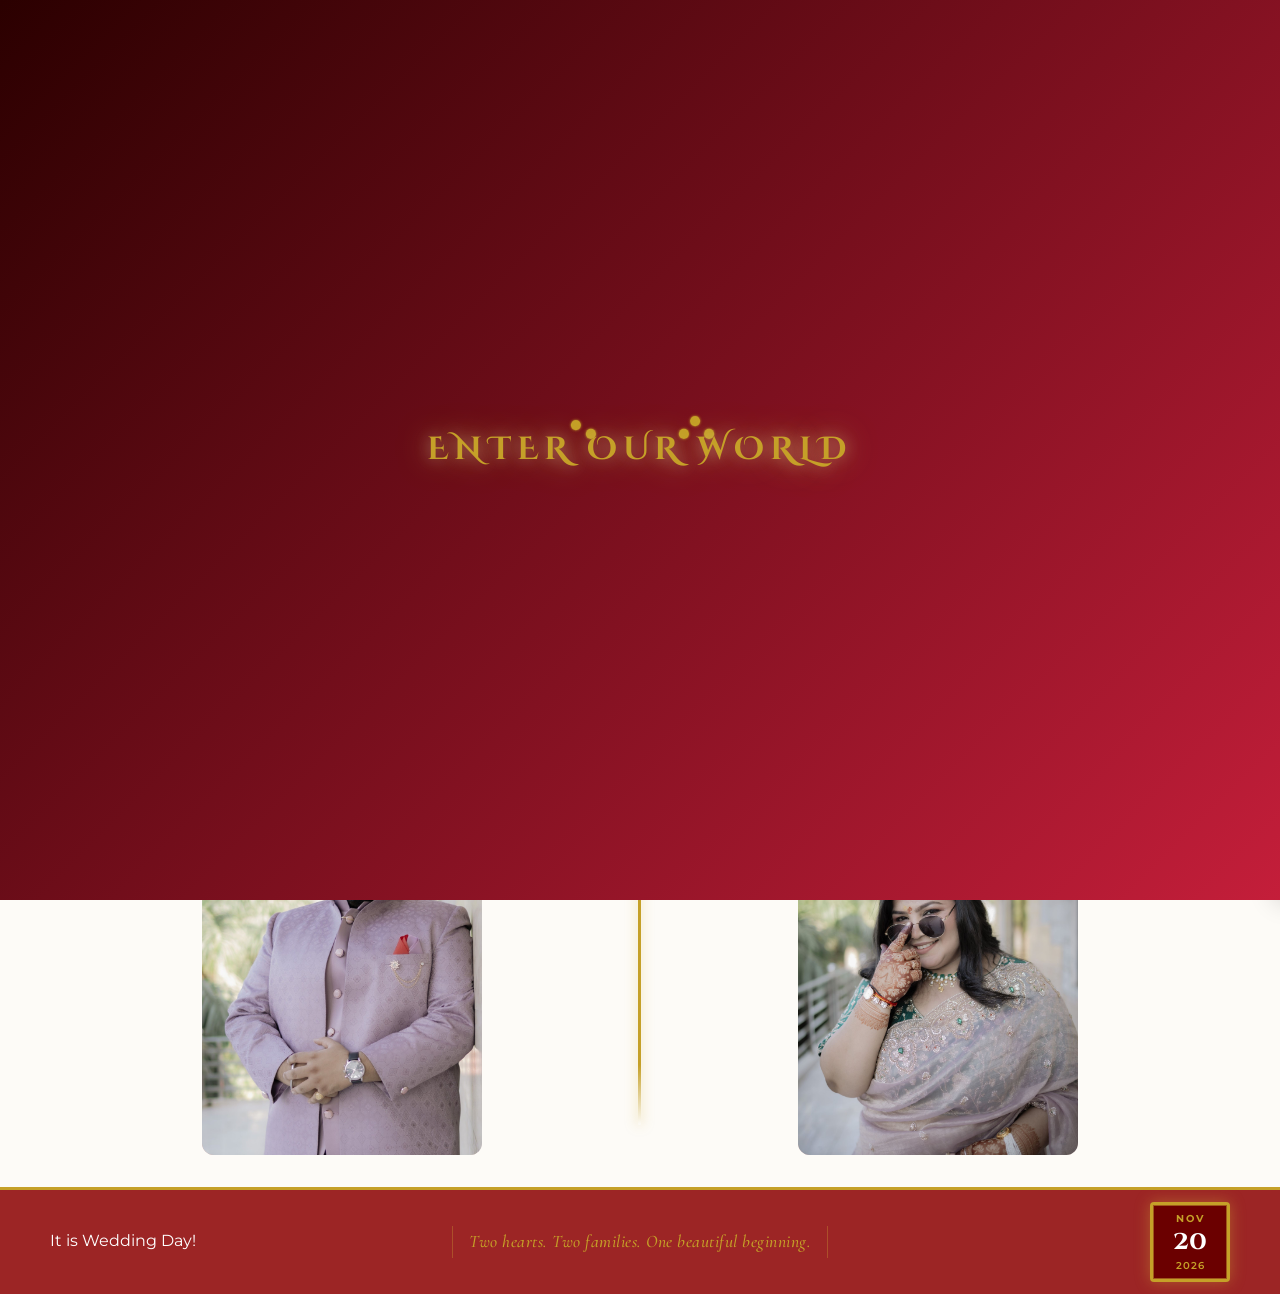
<file: index.html>
﻿<!DOCTYPE html>
<html lang="en">
<head>
  <meta charset="UTF-8" />
  <meta name="viewport" content="width=device-width, initial-scale=1.0" />
  <title>Our Wedding - Home</title>
  <link rel="preconnect" href="https://fonts.googleapis.com" />
  <link rel="preconnect" href="https://fonts.gstatic.com" crossorigin />
  <link href="https://fonts.googleapis.com/css2?family=Cormorant+Garamond:ital,wght@0,300;0,400;0,600;1,400&family=Montserrat:wght@300;400;500&family=Cinzel+Decorative:wght@400;700&display=swap" rel="stylesheet" />
  <link rel="stylesheet" href="style.css" />
  <link rel="stylesheet" href="mobile_nav.css" />
  <meta property="og:title" content="Vishal & Simoni's Wedding" />
  <meta property="og:description" content="Join us in celebrating!" />
  <meta property="og:image" content="https://vishal15091997.github.io/Vishal_weds_Simoni/images/og-image.jpeg" />
  <meta property="og:url" content="https://vishal15091997.github.io/Vishal_weds_Simoni/" />
  <meta name="color-scheme" content="light only" />
  <meta name="supported-color-schemes" content="light only" />
</head>
<body class="loading-active">
  <div id="loader" class="loading-wrapper">
    <div class="loading-content">
      <div class="loader-dots">
        <div class="loader-dot"></div>
        <div class="loader-dot"></div>
        <div class="loader-dot"></div>
        <div class="loader-dot"></div>
        <div class="loader-dot"></div>
      </div>
      <div class="loading-text">Enter our World</div>
    </div>
  </div>

  <header class="topbar">
    <nav class="container nav-grid">
      <a class="brand" href="index.html">V &amp; S</a>
      <div class="nav-links">
        <a href="index.html">Home</a>
        <a href="couple.html">The Couple</a>
        <div class="dropdown">
          <a href="event.html">Our Story</a>
          <div class="dropdown-content">
            <a href="roka.html">Roka</a>
            <a href="engagement.html">Engagement</a>
            <a href="sangeet.html">Sangeet</a>
            <a href="haldi.html">Haldi</a>
            <a href="wedding.html">Wedding</a>
            <a href="reception.html">Reception</a>
          </div>
        </div>
        <div class="dropdown">
          <a href="venue.html">Venue</a>
          <div class="dropdown-content">
            <a href="khajuraho-history.html">Khajuraho History</a>
          </div>
        </div>
        <a href="gallery.html">Gallery</a>
      </div>
      <button class="hamburger-menu" aria-label="Toggle navigation menu">
        <span></span>
        <span></span>
        <span></span>
      </button>
    </nav>
    <!-- Mobile Side Drawer -->
    <div class="mobile-drawer-overlay" id="mobileDrawerOverlay"></div>
    <div class="mobile-drawer" id="mobileDrawer">
        <div class="drawer-header">
            <span class="drawer-title">Menu</span>
            <button class="drawer-close" aria-label="Close menu">&times;</button>
        </div>
        <div class="drawer-content">
            <a href="index.html" class="drawer-link">Home</a>
            <a href="couple.html" class="drawer-link">The Couple</a>
            <div class="drawer-dropdown">
                <button class="drawer-dropdown-btn">Our Story <span class="arrow">&#9660;</span></button>
                <div class="drawer-dropdown-content">
                    <a href="event.html">Overview (Our Story)</a>
                    <a href="roka.html">Roka</a>
                    <a href="engagement.html">Engagement</a>
                    <a href="sangeet.html">Sangeet</a>
                    <a href="haldi.html">Haldi</a>
                    <a href="wedding.html">Wedding</a>
                    <a href="reception.html">Reception</a>
                </div>
            </div>
            <div class="drawer-dropdown">
                <button class="drawer-dropdown-btn">Venue <span class="arrow">&#9660;</span></button>
                <div class="drawer-dropdown-content">
                    <a href="venue.html">Venue Overview</a>
                    <a href="khajuraho-history.html">Khajuraho History</a>
                </div>
            </div>
            <a href="gallery.html" class="drawer-link">Gallery</a>
        </div>
    </div>
  </header>

  <main>
    <section class="hero" aria-label="Wedding Hero">
      <div class="hero-overlay"></div>
      <div class="glass-card" role="banner" aria-live="polite">
        <h1>Vishal &amp; Simoni</h1>
        <p>It started with a simple "Let's See",<br>
          Now it's just You and Me...<br>
          Two souls met and quietly knew,<br>
          This forever begins with "I Choose You"...
        </p>
        <a class="button-89" href="couple.html">Meet the Couple</a>
      </div>
    </section>

    <div class="cards-container">
      <div class="card">
        <div class="img-container">
          <img src="images/groom.jpg" alt="Vishal"/>
        </div>
        <div class="card-details">
          <h2>Vishal</h2>
          <p>Thoughtful, calm and grounded, Vishal believes in sincerity, family and the beauty of simple moments. His quiet strength and warm humour bring balance and joy to every room he walks into.</p>
        </div>
      </div>
      <div class="card-divider"></div>
      <div class="card">
        <div class="img-container">
          <img src="images/bride.jpg" alt="Simoni"/>
        </div>
        <div class="card-details">
          <h2>Simoni</h2>
          <p>Graceful, cheerful and full of life, Simoni carries a warmth that makes everyone feel welcome. Her kindness, laughter and vibrant spirit bring light and happiness wherever she goes.</p>
        </div>
      </div>
    </div>
  </main>

  <footer class="site-footer">
    <div class="container footer-compact-row">
      <div class="countdown-sr-only" style="position:absolute; width:1px; height:1px; overflow:hidden; clip:rect(0,0,0,0);">Countdown to Wedding: November 20, 2026</div><div class="countdown" aria-hidden="true">
        <div><span id="days">0</span><small>Days</small></div>
        <div><span id="hours">0</span><small>Hours</small></div>
        <div><span id="minutes">0</span><small>Minutes</small></div>
        <div><span id="seconds">0</span><small>Seconds</small></div>
      </div>
      <p class="footer-quote-inline">Two hearts. Two families. One beautiful beginning.</p>
      <div class="wedding-seal">
        <div class="seal-inner">
          <span class="seal-month">NOV</span>
          <span class="seal-day">20</span>
          <span class="seal-year">2026</span>
        </div>
      </div>
    </div>
  </footer>

  <script src="countdown.js"></script>
  <script>
    window.addEventListener('load', () => {
      setTimeout(() => {
        const loader = document.getElementById('loader');
        if (loader) {
          loader.classList.add('hidden');
          document.body.classList.remove('loading-active');
        }
      }, 3500);
    });
  </script>
    <script src="responsive-imgs.js"></script>
  <script src="mobile-menu.js"></script>
</body>
</html>
</file>
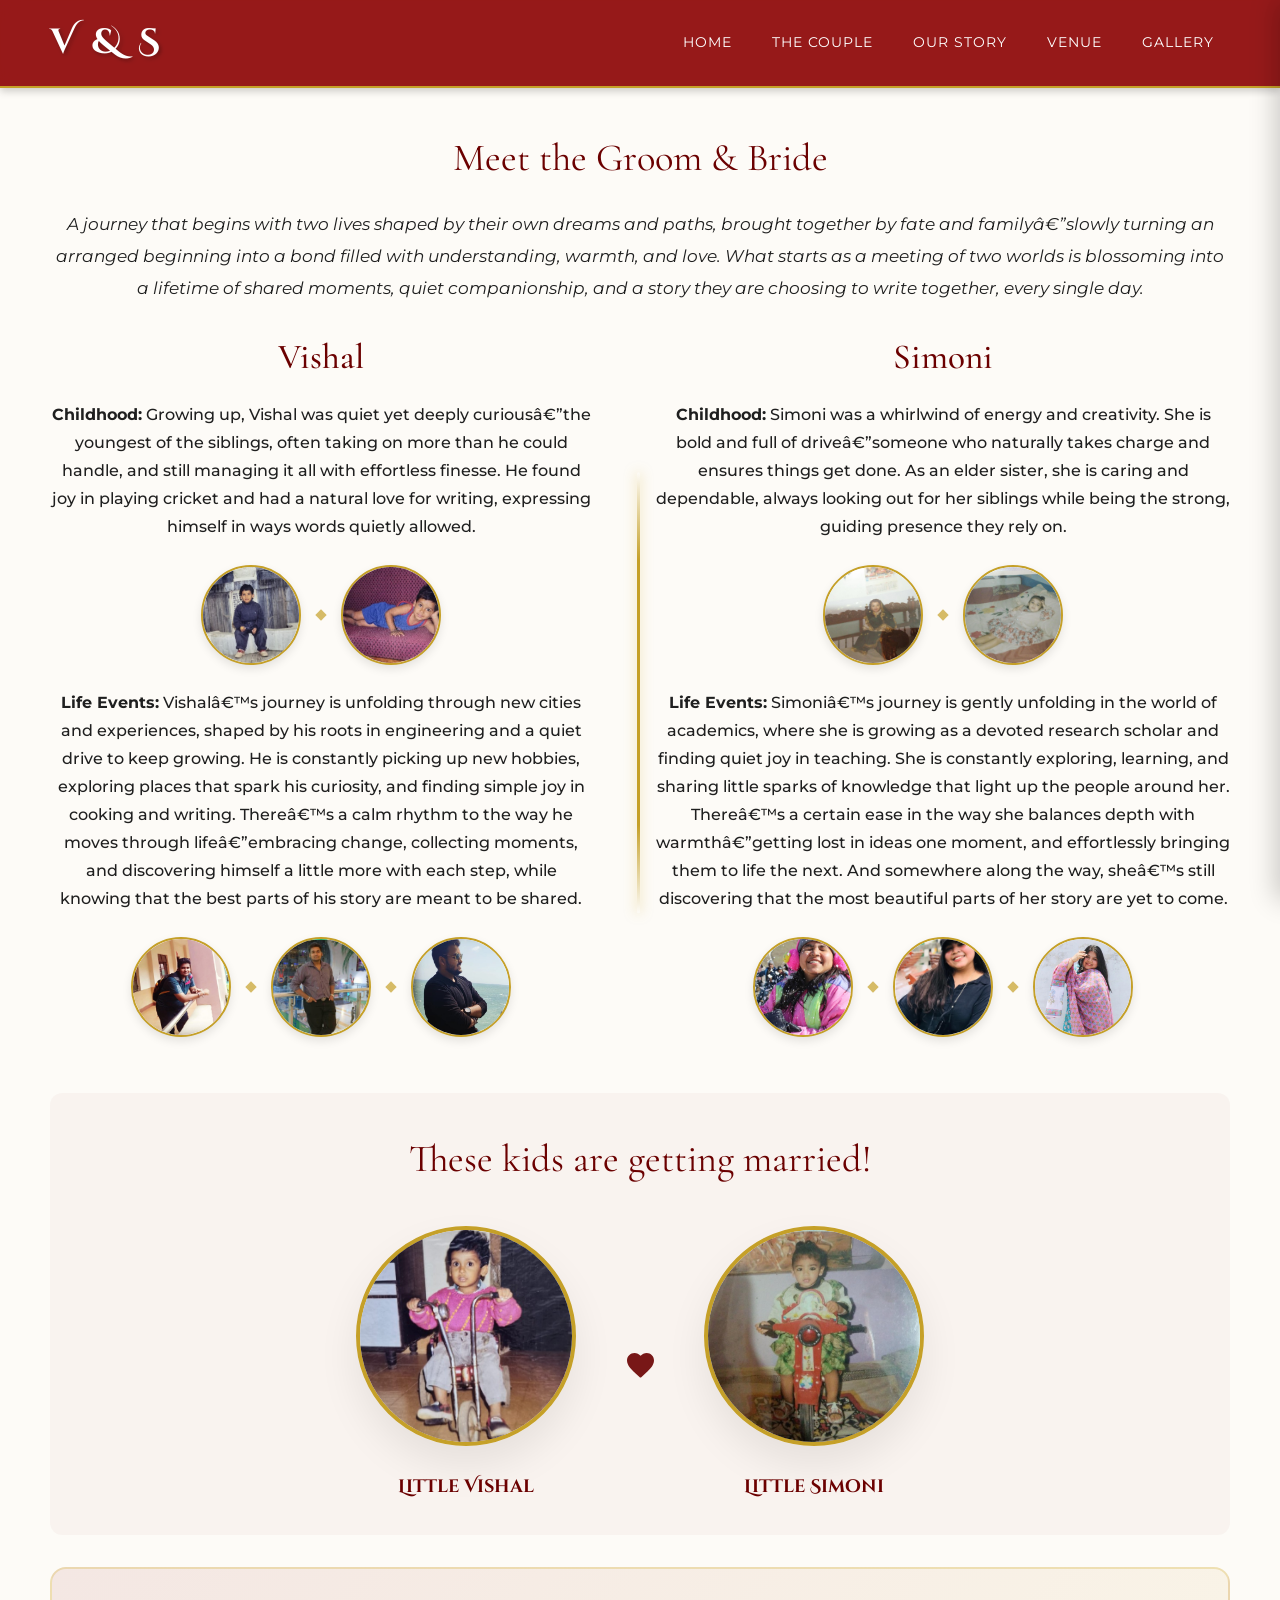
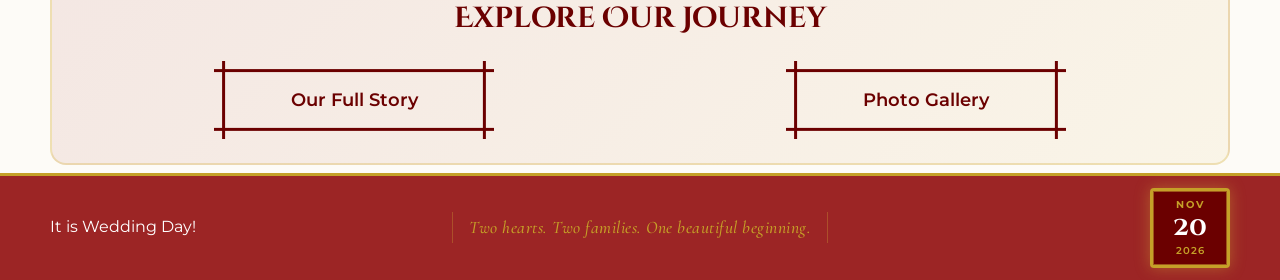
<file: couple.html>
﻿<!DOCTYPE html>
<html lang="en">
<head>
  <meta charset="UTF-8" />
  <meta name="viewport" content="width=device-width, initial-scale=1.0" />
  <title>Our Wedding - The Couple</title>
  <link rel="preconnect" href="https://fonts.googleapis.com" />
  <link rel="preconnect" href="https://fonts.gstatic.com" crossorigin />
  <link href="https://fonts.googleapis.com/css2?family=Cormorant+Garamond:ital,wght@0,300;0,400;0,600;1,400&family=Montserrat:wght@300;400;500&family=Cinzel+Decorative:wght@400;700&display=swap" rel="stylesheet" />
  <link rel="stylesheet" href="style.css" />
  <link rel="stylesheet" href="mobile_nav.css" />
  <meta property="og:title" content="Vishal & Simoni's Wedding" />
  <meta property="og:description" content="Join us in celebrating!" />
  <meta property="og:image" content="https://vishal15091997.github.io/Vishal_weds_Simoni/images/og-image.jpeg" />
  <meta property="og:url" content="https://vishal15091997.github.io/Vishal_weds_Simoni/" />
  <meta name="color-scheme" content="light only" />
  <meta name="supported-color-schemes" content="light only" />
</head>
<body>
  <header class="topbar">
    <nav class="container nav-grid">
      <a class="brand" href="index.html">V &amp; S</a>
      <div class="nav-links">
        <a href="index.html">Home</a>
        <a href="couple.html">The Couple</a>
        <div class="dropdown">
          <a href="event.html">Our Story</a>
          <div class="dropdown-content">
            <a href="roka.html">Roka</a>
            <a href="engagement.html">Engagement</a>
            <a href="sangeet.html">Sangeet</a>
            <a href="haldi.html">Haldi</a>
            <a href="wedding.html">Wedding</a>
            <a href="reception.html">Reception</a>
          </div>
        </div>
        <div class="dropdown">
          <a href="venue.html">Venue</a>
          <div class="dropdown-content">
            <a href="khajuraho-history.html">Khajuraho History</a>
          </div>
        </div>
        <a href="gallery.html">Gallery</a>
      </div>
      <button class="hamburger-menu" aria-label="Toggle navigation menu">
        <span></span>
        <span></span>
        <span></span>
      </button>
    </nav>
    <!-- Mobile Side Drawer -->
    <div class="mobile-drawer-overlay" id="mobileDrawerOverlay"></div>
    <div class="mobile-drawer" id="mobileDrawer">
        <div class="drawer-header">
            <span class="drawer-title">Menu</span>
            <button class="drawer-close" aria-label="Close menu">&times;</button>
        </div>
        <div class="drawer-content">
            <a href="index.html" class="drawer-link">Home</a>
            <a href="couple.html" class="drawer-link">The Couple</a>
            <div class="drawer-dropdown">
                <button class="drawer-dropdown-btn">Our Story <span class="arrow">&#9660;</span></button>
                <div class="drawer-dropdown-content">
                    <a href="event.html">Overview (Our Story)</a>
                    <a href="roka.html">Roka</a>
                    <a href="engagement.html">Engagement</a>
                    <a href="sangeet.html">Sangeet</a>
                    <a href="haldi.html">Haldi</a>
                    <a href="wedding.html">Wedding</a>
                    <a href="reception.html">Reception</a>
                </div>
            </div>
            <div class="drawer-dropdown">
                <button class="drawer-dropdown-btn">Venue <span class="arrow">&#9660;</span></button>
                <div class="drawer-dropdown-content">
                    <a href="venue.html">Venue Overview</a>
                    <a href="khajuraho-history.html">Khajuraho History</a>
                </div>
            </div>
            <a href="gallery.html" class="drawer-link">Gallery</a>
        </div>
    </div>
  </header>

  <main class="container">
    <section class="section-block couple-intro">
      <h2>Meet the Groom &amp; Bride</h2>
      <p style="font-style: italic;">A journey that begins with two lives shaped by their own dreams and paths, brought together by fate and familyâ€”slowly turning an arranged beginning into a bond filled with understanding, warmth, and love. What starts as a meeting of two worlds is blossoming into a lifetime of shared moments, quiet companionship, and a story they are choosing to write together, every single day.</p>
    </section>

    <div class="info-grid">
      <article>
        <h3>Vishal</h3>
        <p><strong>Childhood:</strong> Growing up, Vishal was quiet yet deeply curiousâ€”the youngest of the siblings, often taking on more than he could handle, and still managing it all with effortless finesse. He found joy in playing cricket and had a natural love for writing, expressing himself in ways words quietly allowed.</p>
        <div class="story-gallery">
          <div class="story-frame"><img src="images/Vishal_Child_01.jpg" alt="Vishal Childhood 1"></div>
          <div class="diamond-divider"></div>
          <div class="story-frame"><img src="images/Vishal_Child_02.jpg" alt="Vishal Childhood 2"></div>
        </div>
        <p style="margin-top: 1rem;"><strong>Life Events:</strong> Vishalâ€™s journey is unfolding through new cities and experiences, shaped by his roots in engineering and a quiet drive to keep growing. He is constantly picking up new hobbies, exploring places that spark his curiosity, and finding simple joy in cooking and writing. Thereâ€™s a calm rhythm to the way he moves through lifeâ€”embracing change, collecting moments, and discovering himself a little more with each step, while knowing that the best parts of his story are meant to be shared.</p>
        <div class="story-gallery">
          <div class="story-frame"><img src="images/Vishal_Life_01.jpg" alt="Vishal Event 1"></div>
          <div class="diamond-divider"></div>
          <div class="story-frame"><img src="images/Vishal_Life_02.jpg" alt="Vishal Event 2"></div>
          <div class="diamond-divider"></div>
          <div class="story-frame"><img src="images/Vishal_Life_03.jpg" alt="Vishal Event 3"></div>
        </div>
      </article>
      <article>
        <h3>Simoni</h3>
        <p><strong>Childhood:</strong> Simoni was a whirlwind of energy and creativity. She is bold and full of driveâ€”someone who naturally takes charge and ensures things get done. As an elder sister, she is caring and dependable, always looking out for her siblings while being the strong, guiding presence they rely on.</p>
        <div class="story-gallery">
          <div class="story-frame"><img src="images/Simoni_Child_01.jpeg" alt="Simoni Childhood 1"></div>
          <div class="diamond-divider"></div>
          <div class="story-frame"><img src="images/Simoni_Child_02.jpeg" alt="Simoni Childhood 2"></div>
        </div>
        <p style="margin-top: 1rem;"><strong>Life Events:</strong> Simoniâ€™s journey is gently unfolding in the world of academics, where she is growing as a devoted research scholar and finding quiet joy in teaching. She is constantly exploring, learning, and sharing little sparks of knowledge that light up the people around her. Thereâ€™s a certain ease in the way she balances depth with warmthâ€”getting lost in ideas one moment, and effortlessly bringing them to life the next. And somewhere along the way, sheâ€™s still discovering that the most beautiful parts of her story are yet to come.</p>
        <div class="story-gallery">
          <div class="story-frame"><img src="images/Simoni_Life_01.jpg" alt="Simoni Event 1"></div>
          <div class="diamond-divider"></div>
          <div class="story-frame"><img src="images/Simoni_Life_02.jpg" alt="Simoni Event 2"></div>
          <div class="diamond-divider"></div>
          <div class="story-frame"><img src="images/Simoni_Life_03.jpg" alt="Simoni Event 3"></div>
        </div>
      </article>
    </div>

    <section class="section-block childhood-section">
      <h3 style="text-align: center;">These kids are getting married!</h3>
      <div class="childhood-gallery">
        <div class="kid-frame">
          <img src="images/Little_Vishal.jpg" alt="Little Vishal">
          <span>Little Vishal</span>
        </div>
        <div class="heart-divider">
          <svg viewBox="0 0 32 32" fill="var(--maroon)">
            <path d="M16 28.5L14.1 26.7C7.33 20.58 3 16.5 3 11.5C3 7.36 6.36 4 10.5 4C12.84 4 15.09 5.09 16.6 6.81C18.11 5.09 20.36 4 22.7 4C26.84 4 30 7.36 30 11.5C30 16.5 25.67 20.58 18.9 26.71L17 28.5H16Z"/>
          </svg>
        </div>
        <div class="kid-frame">
          <img src="images/Little_Simoni.jpg" alt="Little Simoni">
          <span>Little Simoni</span>
        </div>
      </div>
    </section>

    <section class="event-nav-buttons">
      <h3>Explore Our Journey</h3>
      <div class="event-grid">
        <a href="event.html" class="button-89">Our Full Story</a>
        <a href="gallery.html" class="button-89">Photo Gallery</a>
      </div>
    </section>
  </main>

  <footer class="site-footer">
    <div class="container footer-compact-row">
      <div class="countdown-sr-only" style="position:absolute; width:1px; height:1px; overflow:hidden; clip:rect(0,0,0,0);">Countdown to Wedding: November 20, 2026</div><div class="countdown" aria-hidden="true">
        <div><span id="days">0</span><small>Days</small></div>
        <div><span id="hours">0</span><small>Hours</small></div>
        <div><span id="minutes">0</span><small>Minutes</small></div>
        <div><span id="seconds">0</span><small>Seconds</small></div>
      </div>
      <p class="footer-quote-inline">Two hearts. Two families. One beautiful beginning.</p>
      <div class="wedding-seal">
        <div class="seal-inner">
          <span class="seal-month">NOV</span>
          <span class="seal-day">20</span>
          <span class="seal-year">2026</span>
        </div>
      </div>
    </div>
  </footer>

  <script src="countdown.js"></script>
  <script src="lightbox.js"></script>
  <script src="responsive-imgs.js"></script>
  <script src="mobile-menu.js"></script>
</body>
</html>
</file>
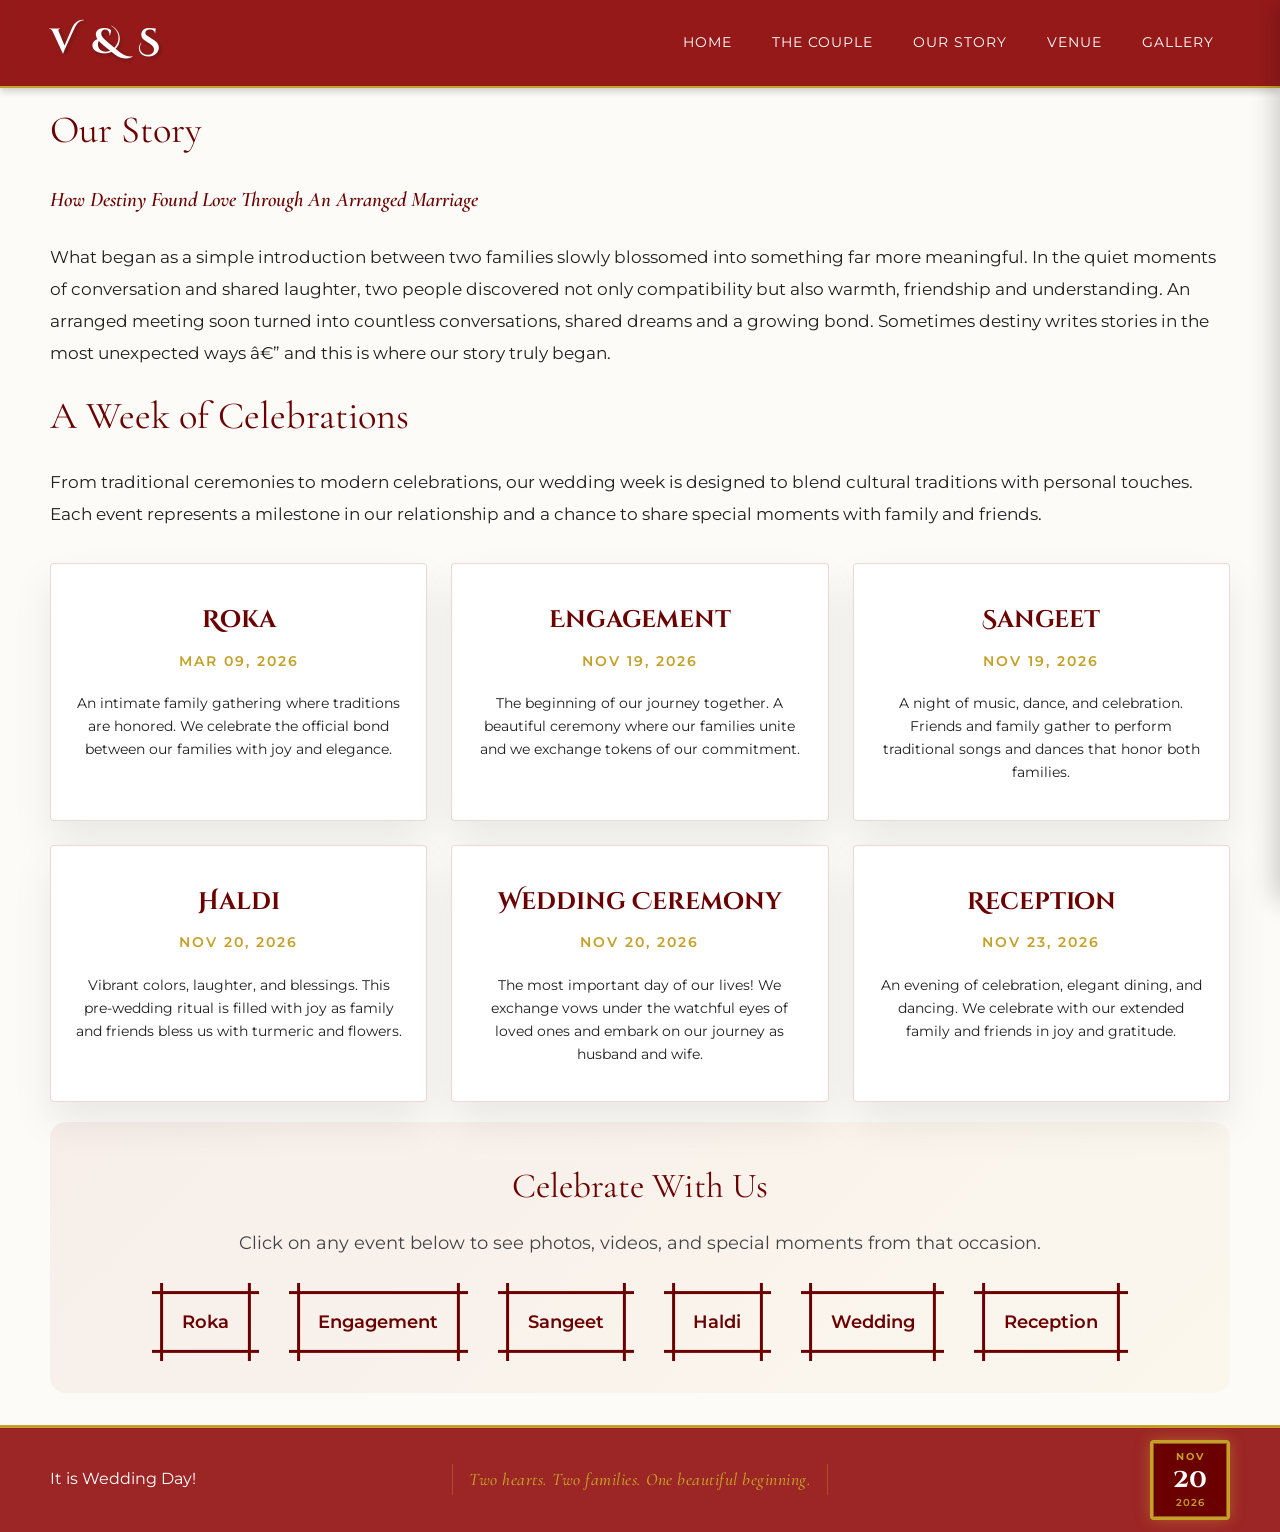
<file: event.html>
﻿<!DOCTYPE html>
<html lang="en">
<head>
  <meta charset="UTF-8" />
  <meta name="viewport" content="width=device-width, initial-scale=1.0" />
  <title>Our Wedding - Events</title>
  <link rel="preconnect" href="https://fonts.googleapis.com" />
  <link rel="preconnect" href="https://fonts.gstatic.com" crossorigin />
  <link href="https://fonts.googleapis.com/css2?family=Cormorant+Garamond:ital,wght@0,300;0,400;0,600;1,400&family=Montserrat:wght@300;400;500&family=Cinzel+Decorative:wght@400;700&display=swap" rel="stylesheet" />
  <link rel="stylesheet" href="style.css" />
  <link rel="stylesheet" href="mobile_nav.css" />
  <meta property="og:title" content="Vishal & Simoni's Wedding" />
  <meta property="og:description" content="Join us in celebrating!" />
  <meta property="og:image" content="https://vishal15091997.github.io/Vishal_weds_Simoni/images/og-image.jpeg" />
  <meta property="og:url" content="https://vishal15091997.github.io/Vishal_weds_Simoni/" />
  <meta name="color-scheme" content="light only" />
  <meta name="supported-color-schemes" content="light only" />
</head>
<body>
  <header class="topbar">
    <nav class="container nav-grid">
      <a class="brand" href="index.html">V &amp; S</a>
      <div class="nav-links">
        <a href="index.html">Home</a>
        <a href="couple.html">The Couple</a>
        <div class="dropdown">
          <a href="event.html">Our Story</a>
          <div class="dropdown-content">
            <a href="roka.html">Roka</a>
            <a href="engagement.html">Engagement</a>
            <a href="sangeet.html">Sangeet</a>
            <a href="haldi.html">Haldi</a>
            <a href="wedding.html">Wedding</a>
            <a href="reception.html">Reception</a>
          </div>
        </div>
        <div class="dropdown">
          <a href="venue.html">Venue</a>
          <div class="dropdown-content">
            <a href="khajuraho-history.html">Khajuraho History</a>
          </div>
        </div>
        <a href="gallery.html">Gallery</a>
      </div>
      <button class="hamburger-menu" aria-label="Toggle navigation menu">
        <span></span>
        <span></span>
        <span></span>
      </button>
    </nav>
    <!-- Mobile Side Drawer -->
    <div class="mobile-drawer-overlay" id="mobileDrawerOverlay"></div>
    <div class="mobile-drawer" id="mobileDrawer">
        <div class="drawer-header">
            <span class="drawer-title">Menu</span>
            <button class="drawer-close" aria-label="Close menu">&times;</button>
        </div>
        <div class="drawer-content">
            <a href="index.html" class="drawer-link">Home</a>
            <a href="couple.html" class="drawer-link">The Couple</a>
            <div class="drawer-dropdown">
                <button class="drawer-dropdown-btn">Our Story <span class="arrow">&#9660;</span></button>
                <div class="drawer-dropdown-content">
                    <a href="event.html">Overview (Our Story)</a>
                    <a href="roka.html">Roka</a>
                    <a href="engagement.html">Engagement</a>
                    <a href="sangeet.html">Sangeet</a>
                    <a href="haldi.html">Haldi</a>
                    <a href="wedding.html">Wedding</a>
                    <a href="reception.html">Reception</a>
                </div>
            </div>
            <div class="drawer-dropdown">
                <button class="drawer-dropdown-btn">Venue <span class="arrow">&#9660;</span></button>
                <div class="drawer-dropdown-content">
                    <a href="venue.html">Venue Overview</a>
                    <a href="khajuraho-history.html">Khajuraho History</a>
                </div>
            </div>
            <a href="gallery.html" class="drawer-link">Gallery</a>
        </div>
    </div>
  </header>

  <main class="container">
    <section class="section-block">
      <h2>Our Story</h2>
      <h3 style="font-size: 1.3rem; color: var(--maroon); font-weight: 600; margin-bottom: 1.5rem; font-style: italic;">How Destiny Found Love Through An Arranged Marriage</h3>
      <p>What began as a simple introduction between two families slowly blossomed into something far more meaningful. In the quiet moments of conversation and shared laughter, two people discovered not only compatibility but also warmth, friendship and understanding. An arranged meeting soon turned into countless conversations, shared dreams and a growing bond. Sometimes destiny writes stories in the most unexpected ways â€” and this is where our story truly began.</p>
    </section>

    <section class="section-block events-content">
      <h3>A Week of Celebrations</h3>
      <p>From traditional ceremonies to modern celebrations, our wedding week is designed to blend cultural traditions with personal touches. Each event represents a milestone in our relationship and a chance to share special moments with family and friends.</p>
      <div class="events-details">
        <div class="event-detail-card">
          <h4>Roka</h4>
          <span class="event-date">Mar 09, 2026</span>
          <p>An intimate family gathering where traditions are honored. We celebrate the official bond between our families with joy and elegance.</p>
        </div>
        <div class="event-detail-card">
          <h4>Engagement</h4>
          <span class="event-date">Nov 19, 2026</span>
          <p>The beginning of our journey together. A beautiful ceremony where our families unite and we exchange tokens of our commitment.</p>
        </div>
        <div class="event-detail-card">
          <h4>Sangeet</h4>
          <span class="event-date">Nov 19, 2026</span>
          <p>A night of music, dance, and celebration. Friends and family gather to perform traditional songs and dances that honor both families.</p>
        </div>
        <div class="event-detail-card">
          <h4>Haldi</h4>
          <span class="event-date">Nov 20, 2026</span>
          <p>Vibrant colors, laughter, and blessings. This pre-wedding ritual is filled with joy as family and friends bless us with turmeric and flowers.</p>
        </div>
        <div class="event-detail-card">
          <h4>Wedding Ceremony</h4>
          <span class="event-date">Nov 20, 2026</span>
          <p>The most important day of our lives! We exchange vows under the watchful eyes of loved ones and embark on our journey as husband and wife.</p>
        </div>
        <div class="event-detail-card">
          <h4>Reception</h4>
          <span class="event-date">Nov 23, 2026</span>
          <p>An evening of celebration, elegant dining, and dancing. We celebrate with our extended family and friends in joy and gratitude.</p>
        </div>
      </div>
    </section>

    <section class="section-block event-buttons">
      <h3>Celebrate With Us</h3>
      <p>Click on any event below to see photos, videos, and special moments from that occasion.</p>
      <div class="event-grid">
        <a href="roka.html" class="button-89">Roka</a>
        <a href="engagement.html" class="button-89">Engagement</a>
        <a href="sangeet.html" class="button-89">Sangeet</a>
        <a href="haldi.html" class="button-89">Haldi</a>
        <a href="wedding.html" class="button-89">Wedding</a>
        <a href="reception.html" class="button-89">Reception</a>
      </div>
    </section>
  </main>

  <footer class="site-footer">
    <div class="container footer-compact-row">
      <div class="countdown-sr-only" style="position:absolute; width:1px; height:1px; overflow:hidden; clip:rect(0,0,0,0);">Countdown to Wedding: November 20, 2026</div><div class="countdown" aria-hidden="true">
        <div><span id="days">0</span><small>Days</small></div>
        <div><span id="hours">0</span><small>Hours</small></div>
        <div><span id="minutes">0</span><small>Minutes</small></div>
        <div><span id="seconds">0</span><small>Seconds</small></div>
      </div>
      <p class="footer-quote-inline">Two hearts. Two families. One beautiful beginning.</p>
      <div class="wedding-seal">
        <div class="seal-inner">
          <span class="seal-month">NOV</span>
          <span class="seal-day">20</span>
          <span class="seal-year">2026</span>
        </div>
      </div>
    </div>
  </footer>
  <script src="countdown.js"></script>
  <script src="responsive-imgs.js"></script>
  <script src="mobile-menu.js"></script>
</body>
</html>
</file>
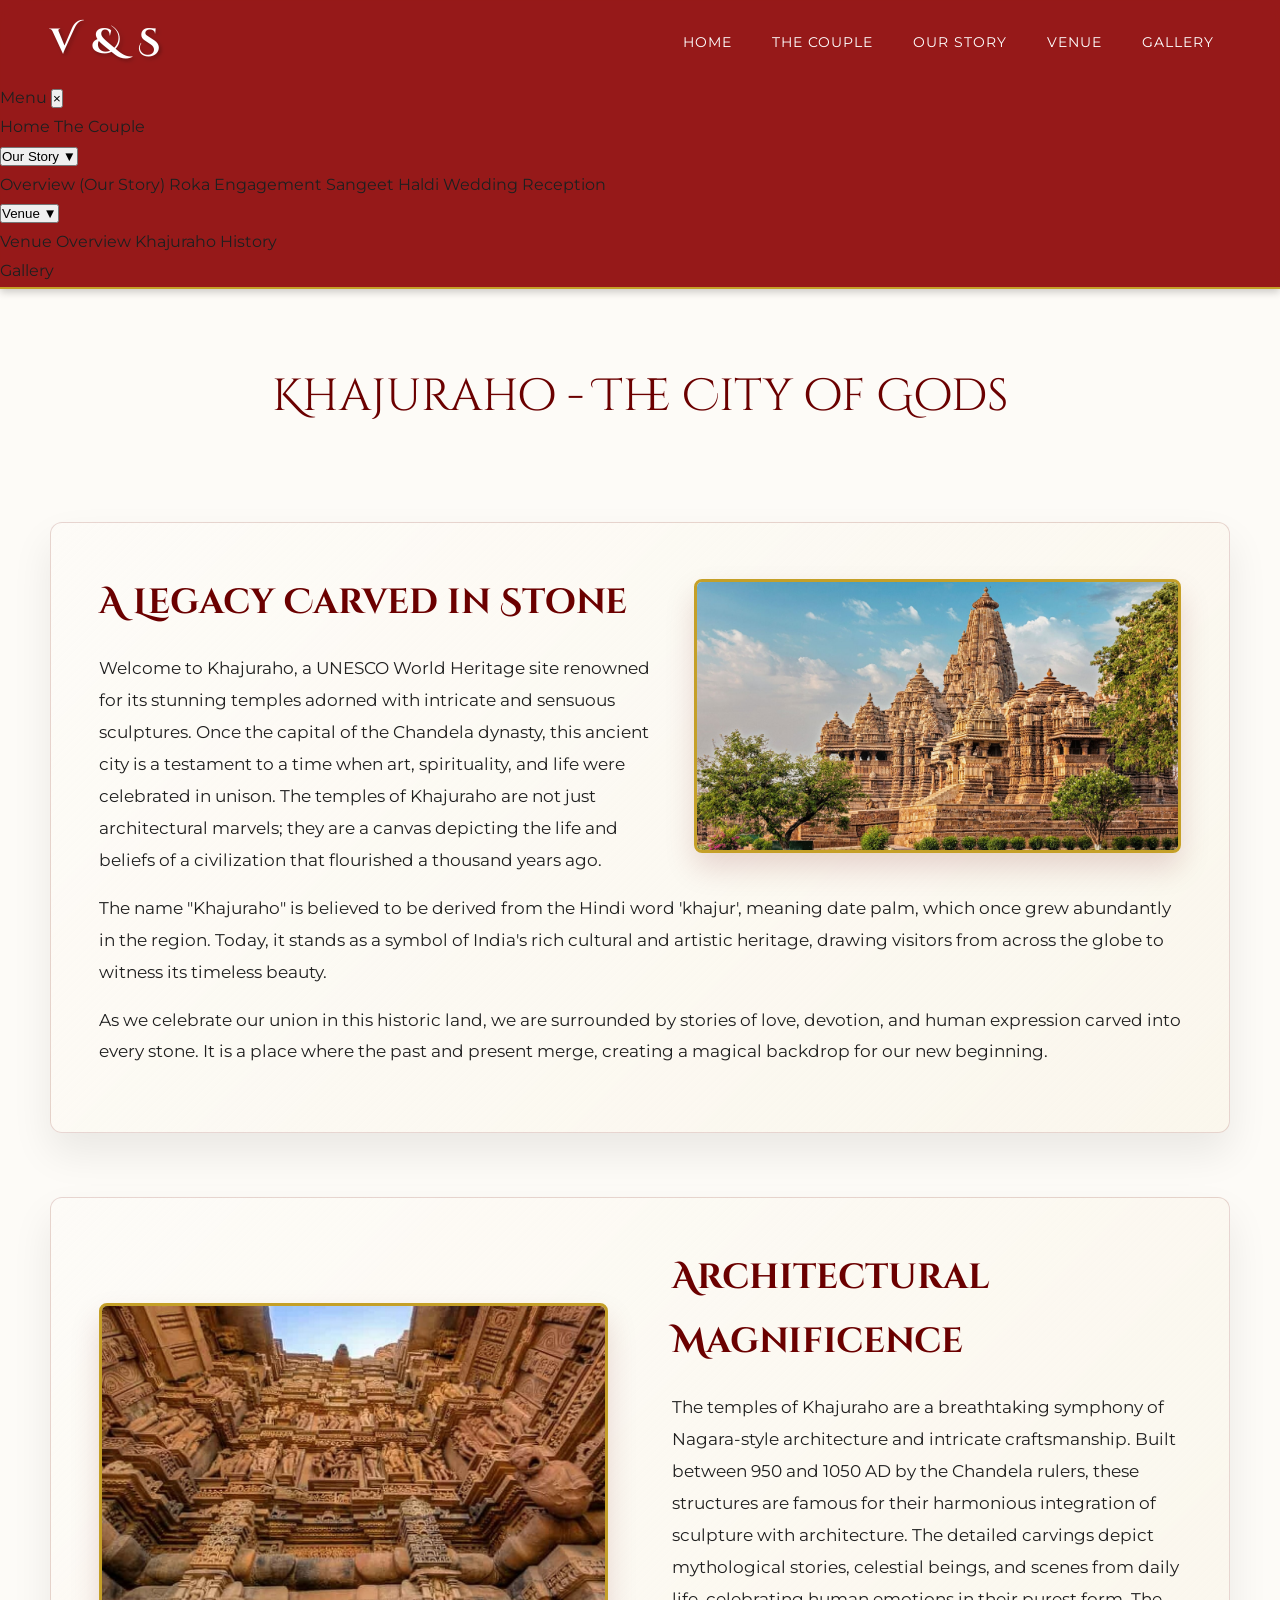
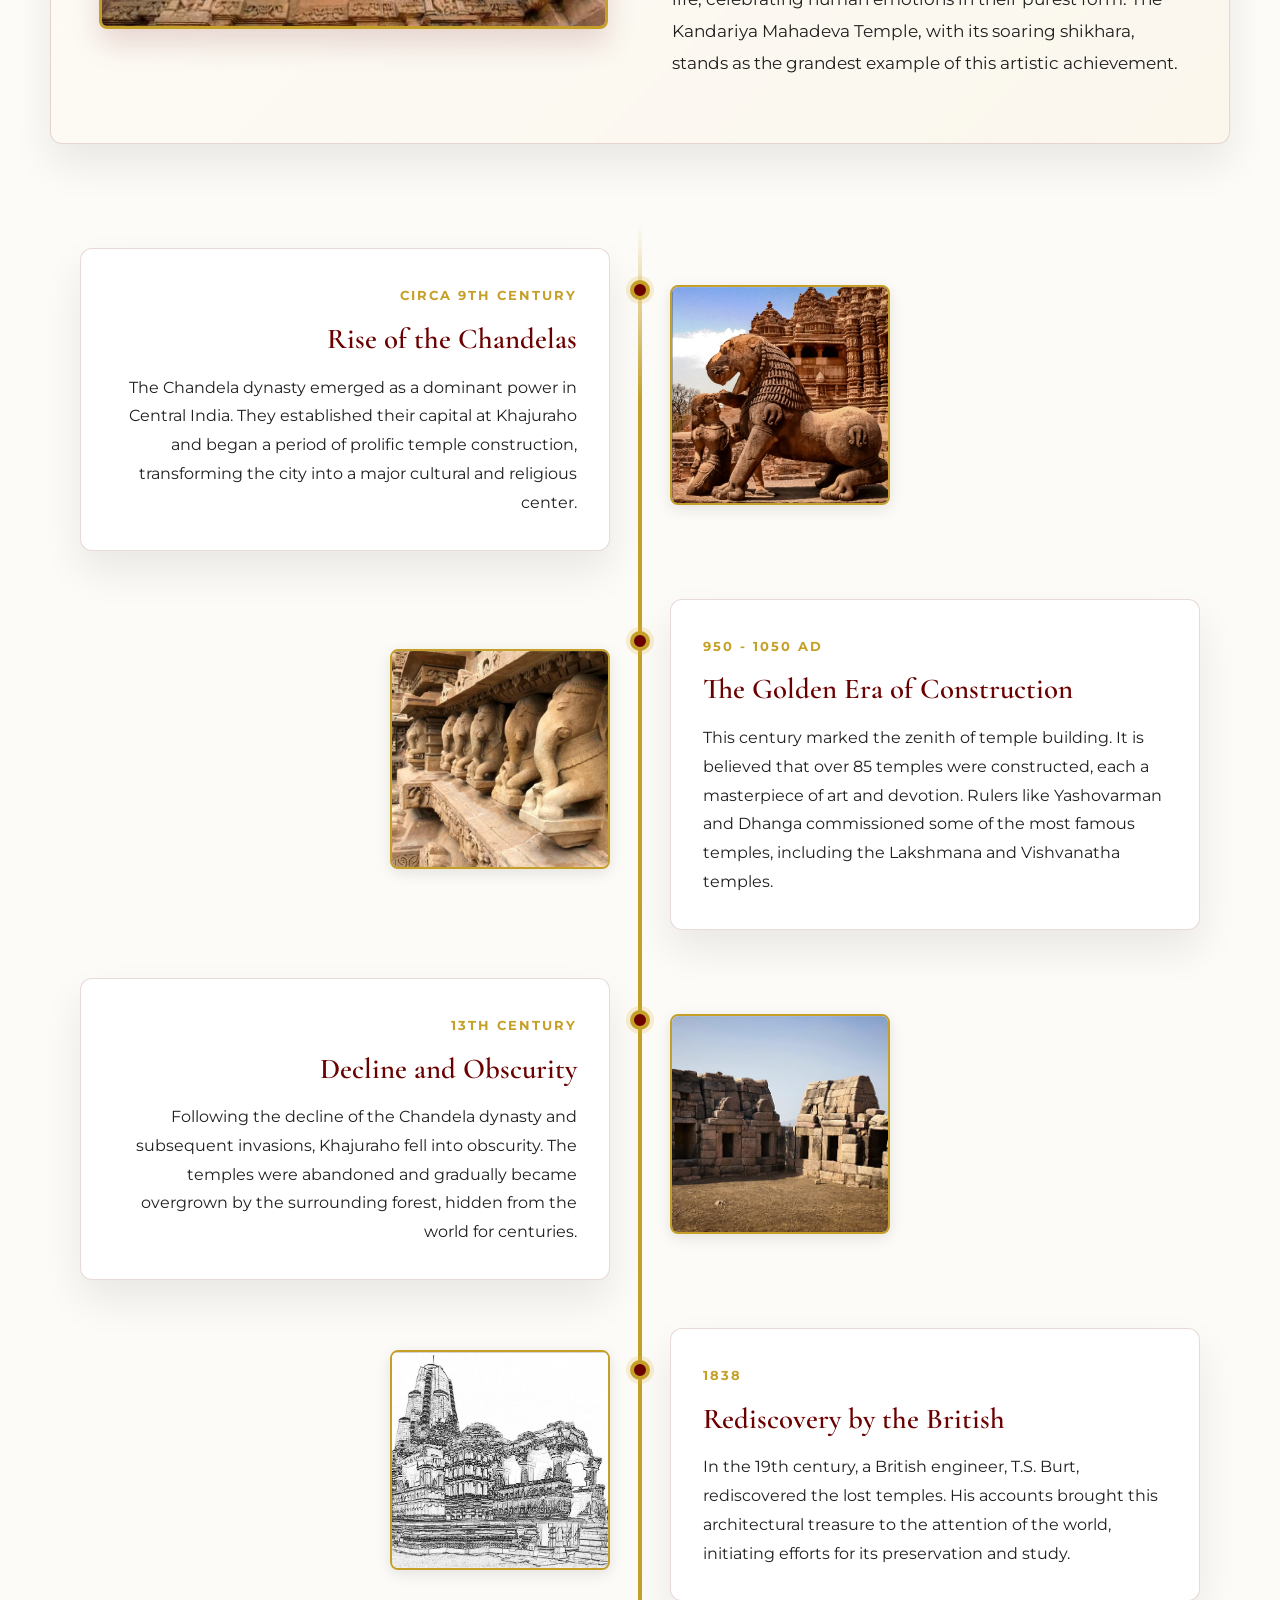
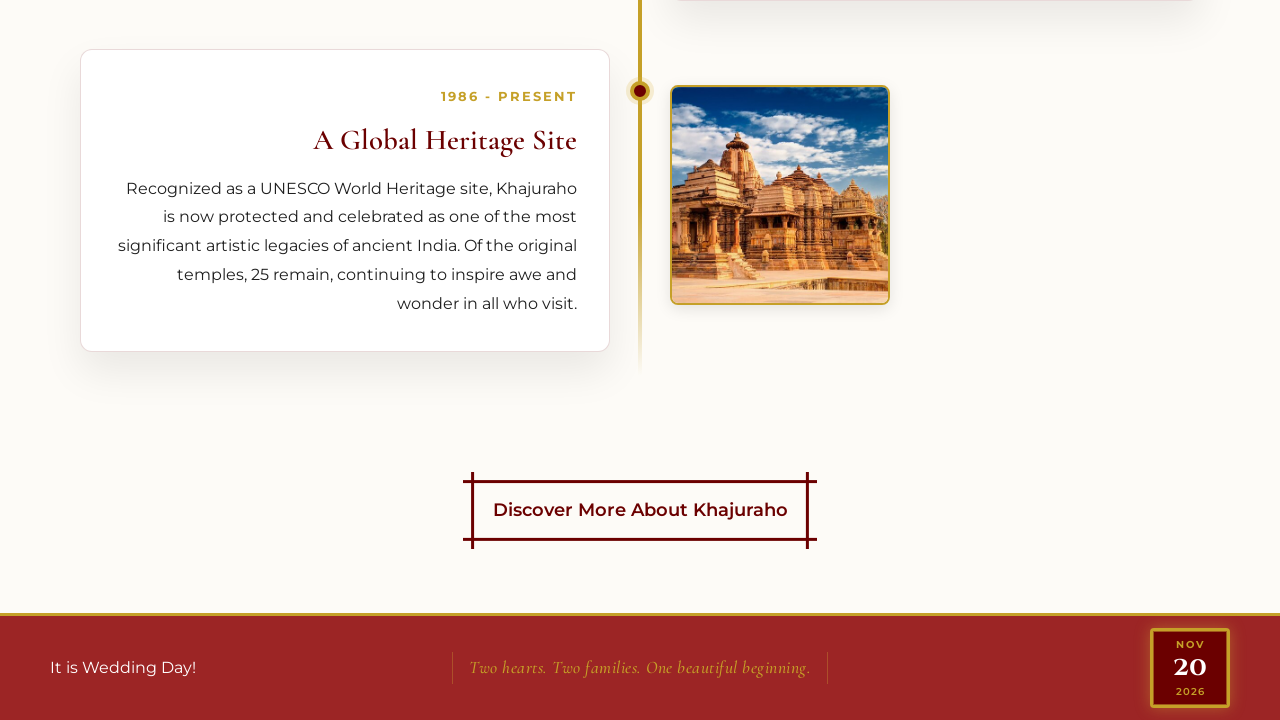
<file: khajuraho-history.html>
﻿<!DOCTYPE html>
<html lang="en">
<head>
    <meta charset="UTF-8">
    <meta name="viewport" content="width=device-width, initial-scale=1.0">
    <title>History of Khajuraho - Simple Wedding</title>
    <link rel="stylesheet" href="style.css">
  <meta property="og:title" content="Vishal & Simoni's Wedding" />
  <meta property="og:description" content="Join us in celebrating!" />
  <meta property="og:image" content="https://vishal15091997.github.io/Vishal_weds_Simoni/images/og-image.jpeg" />
  <meta property="og:url" content="https://vishal15091997.github.io/Vishal_weds_Simoni/" />
  <meta name="color-scheme" content="light only" />
  <meta name="supported-color-schemes" content="light only" />
</head>
<body>
    <!-- Top Navigation -->
    <header class="topbar">
      <nav class="container nav-grid">
        <a class="brand" href="index.html">V &amp; S</a>
        <div class="nav-links">
          <a href="index.html">Home</a>
          <a href="couple.html">The Couple</a>
          <div class="dropdown">
            <a href="event.html">Our Story</a>
            <div class="dropdown-content">
              <a href="roka.html">Roka</a>
              <a href="engagement.html">Engagement</a>
              <a href="sangeet.html">Sangeet</a>
              <a href="haldi.html">Haldi</a>
              <a href="wedding.html">Wedding</a>
              <a href="reception.html">Reception</a>
            </div>
          </div>
          <div class="dropdown">
            <a href="venue.html">Venue</a>
            <div class="dropdown-content">
              <a href="khajuraho-history.html">Khajuraho History</a>
            </div>
          </div>
          <a href="gallery.html">Gallery</a>
        </div>
      <button class="hamburger-menu" aria-label="Toggle navigation menu">
        <span></span>
        <span></span>
        <span></span>
      </button>
    </nav>
    <!-- Mobile Side Drawer -->
    <div class="mobile-drawer-overlay" id="mobileDrawerOverlay"></div>
    <div class="mobile-drawer" id="mobileDrawer">
        <div class="drawer-header">
            <span class="drawer-title">Menu</span>
            <button class="drawer-close" aria-label="Close menu">&times;</button>
        </div>
        <div class="drawer-content">
            <a href="index.html" class="drawer-link">Home</a>
            <a href="couple.html" class="drawer-link">The Couple</a>
            <div class="drawer-dropdown">
                <button class="drawer-dropdown-btn">Our Story <span class="arrow">&#9660;</span></button>
                <div class="drawer-dropdown-content">
                    <a href="event.html">Overview (Our Story)</a>
                    <a href="roka.html">Roka</a>
                    <a href="engagement.html">Engagement</a>
                    <a href="sangeet.html">Sangeet</a>
                    <a href="haldi.html">Haldi</a>
                    <a href="wedding.html">Wedding</a>
                    <a href="reception.html">Reception</a>
                </div>
            </div>
            <div class="drawer-dropdown">
                <button class="drawer-dropdown-btn">Venue <span class="arrow">&#9660;</span></button>
                <div class="drawer-dropdown-content">
                    <a href="venue.html">Venue Overview</a>
                    <a href="khajuraho-history.html">Khajuraho History</a>
                </div>
            </div>
            <a href="gallery.html" class="drawer-link">Gallery</a>
        </div>
    </div>
  </header>

    <main>
    <script src="responsive-imgs.js"></script>
        <!-- History Content -->
        <div class="container" style="margin-top: 4rem; margin-bottom: 4rem;">
            <div class="section-block" style="text-align: center; margin-bottom: 3rem;">
                <h2 style="font-family: 'Cinzel Decorative', serif; font-size: 2.8rem;">Khajuraho - The City of Gods</h2>                
            </div>

            <div class="history-float-block">
                <div class="history-float-img">
                    <img src="images/history/khajuraho_main.jpg" alt="Khajuraho Temple Complex">
                </div>
                <h3>A Legacy Carved in Stone</h3>
                <p>Welcome to Khajuraho, a UNESCO World Heritage site renowned for its stunning temples adorned with intricate and sensuous sculptures. Once the capital of the Chandela dynasty, this ancient city is a testament to a time when art, spirituality, and life were celebrated in unison. The temples of Khajuraho are not just architectural marvels; they are a canvas depicting the life and beliefs of a civilization that flourished a thousand years ago.</p>
                <p>The name "Khajuraho" is believed to be derived from the Hindi word 'khajur', meaning date palm, which once grew abundantly in the region. Today, it stands as a symbol of India's rich cultural and artistic heritage, drawing visitors from across the globe to witness its timeless beauty.</p>
                <p>As we celebrate our union in this historic land, we are surrounded by stories of love, devotion, and human expression carved into every stone. It is a place where the past and present merge, creating a magical backdrop for our new beginning.</p>
            </div>

            <div class="history-row reverse">
                <div class="history-text">
                    <h3>Architectural Magnificence</h3>
                    <p>The temples of Khajuraho are a breathtaking symphony of Nagara-style architecture and intricate craftsmanship. Built between 950 and 1050 AD by the Chandela rulers, these structures are famous for their harmonious integration of sculpture with architecture. The detailed carvings depict mythological stories, celestial beings, and scenes from daily life, celebrating human emotions in their purest form. The Kandariya Mahadeva Temple, with its soaring shikhara, stands as the grandest example of this artistic achievement.</p>
                </div>
                <div class="history-img">
                    <img src="images/history/khajuraho_architecture.jpg" alt="Architectural Magnificence of Khajuraho">
                </div>
            </div>

            <div class="timeline-section">
                <div class="timeline">
                    <!-- 1 -->
                    <div class="timeline-item left">
                        <div class="timeline-dot"></div>
                        <div class="timeline-content">
                            <span class="timeline-step">Circa 9th Century</span>
                            <h3>Rise of the Chandelas</h3>
                            <p>The Chandela dynasty emerged as a dominant power in Central India. They established their capital at Khajuraho and began a period of prolific temple construction, transforming the city into a major cultural and religious center.</p>
                        </div>
                        <div class="timeline-image-container">
                            <img src="images/history/chandela_dynasty.jpg" alt="Chandela Dynasty Emblem" class="timeline-img">
                        </div>
                    </div>
                    <!-- 2 -->
                    <div class="timeline-item right">
                        <div class="timeline-dot"></div>
                        <div class="timeline-image-container">
                            <img src="images/history/Khajuraho_style.jpg" alt="Khajuraho Temple Construction" class="timeline-img">
                        </div>
                        <div class="timeline-content">
                            <span class="timeline-step">950 - 1050 AD</span>
                            <h3>The Golden Era of Construction</h3>
                            <p>This century marked the zenith of temple building. It is believed that over 85 temples were constructed, each a masterpiece of art and devotion. Rulers like Yashovarman and Dhanga commissioned some of the most famous temples, including the Lakshmana and Vishvanatha temples.</p>
                        </div>
                    </div>
                    <!-- 3 -->
                    <div class="timeline-item left">
                        <div class="timeline-dot"></div>
                        <div class="timeline-content">
                            <span class="timeline-step">13th Century</span>
                            <h3>Decline and Obscurity</h3>
                            <p>Following the decline of the Chandela dynasty and subsequent invasions, Khajuraho fell into obscurity. The temples were abandoned and gradually became overgrown by the surrounding forest, hidden from the world for centuries.</p>
                        </div>
                        <div class="timeline-image-container">
                            <img src="images/history/khajuraho_ruins.jpg" alt="Overgrown Khajuraho Temples" class="timeline-img">
                        </div>
                    </div>
                    <!-- 4 -->
                    <div class="timeline-item right">
                        <div class="timeline-dot"></div>
                        <div class="timeline-image-container">
                            <img src="images/history/khajuraho_sketch.jpg" alt="Sketch of Khajuraho by T.S. Burt" class="timeline-img">
                        </div>
                        <div class="timeline-content">
                            <span class="timeline-step">1838</span>
                            <h3>Rediscovery by the British</h3>
                            <p>In the 19th century, a British engineer, T.S. Burt, rediscovered the lost temples. His accounts brought this architectural treasure to the attention of the world, initiating efforts for its preservation and study.</p>
                        </div>
                    </div>
                    <!-- 5 -->
                    <div class="timeline-item left">
                        <div class="timeline-dot"></div>
                        <div class="timeline-content">
                            <span class="timeline-step">1986 - Present</span>
                            <h3>A Global Heritage Site</h3>
                            <p>Recognized as a UNESCO World Heritage site, Khajuraho is now protected and celebrated as one of the most significant artistic legacies of ancient India. Of the original temples, 25 remain, continuing to inspire awe and wonder in all who visit.</p>
                        </div>
                        <div class="timeline-image-container">
                            <img src="images/history/khajuraho_unesco.jpg" alt="UNESCO World Heritage Site plaque at Khajuraho" class="timeline-img">
                        </div>
                    </div>
                </div>
            </div>

            <div style="text-align: center; margin-top: 3rem;">
                <a href="https://www.mptourism.com/destination-khajuraho.php" target="_blank" class="button-89" rel="noopener noreferrer">Discover More About Khajuraho</a>
            </div>
        </div>
    </main>

    <!-- Footer -->
    <footer class="site-footer">
        <div class="container footer-compact-row">
            <div class="countdown-sr-only" style="position:absolute; width:1px; height:1px; overflow:hidden; clip:rect(0,0,0,0);">Countdown to Wedding: November 20, 2026</div><div class="countdown" aria-hidden="true">
                <div><span id="days">0</span><small>Days</small></div>
                <div><span id="hours">0</span><small>Hours</small></div>
                <div><span id="minutes">0</span><small>Minutes</small></div>
                <div><span id="seconds">0</span><small>Seconds</small></div>
            </div>
            <p class="footer-quote-inline">Two hearts. Two families. One beautiful beginning.</p>
            <div class="wedding-seal">
                <div class="seal-inner">
                    <span class="seal-month">NOV</span>
                    <span class="seal-day">20</span>
                    <span class="seal-year">2026</span>
                </div>
            </div>
        </div>
    </footer>

    <!-- Scripts -->
    <script src="countdown.js"></script>
  <script src="mobile-menu.js"></script>
</body>
</html>
</file>
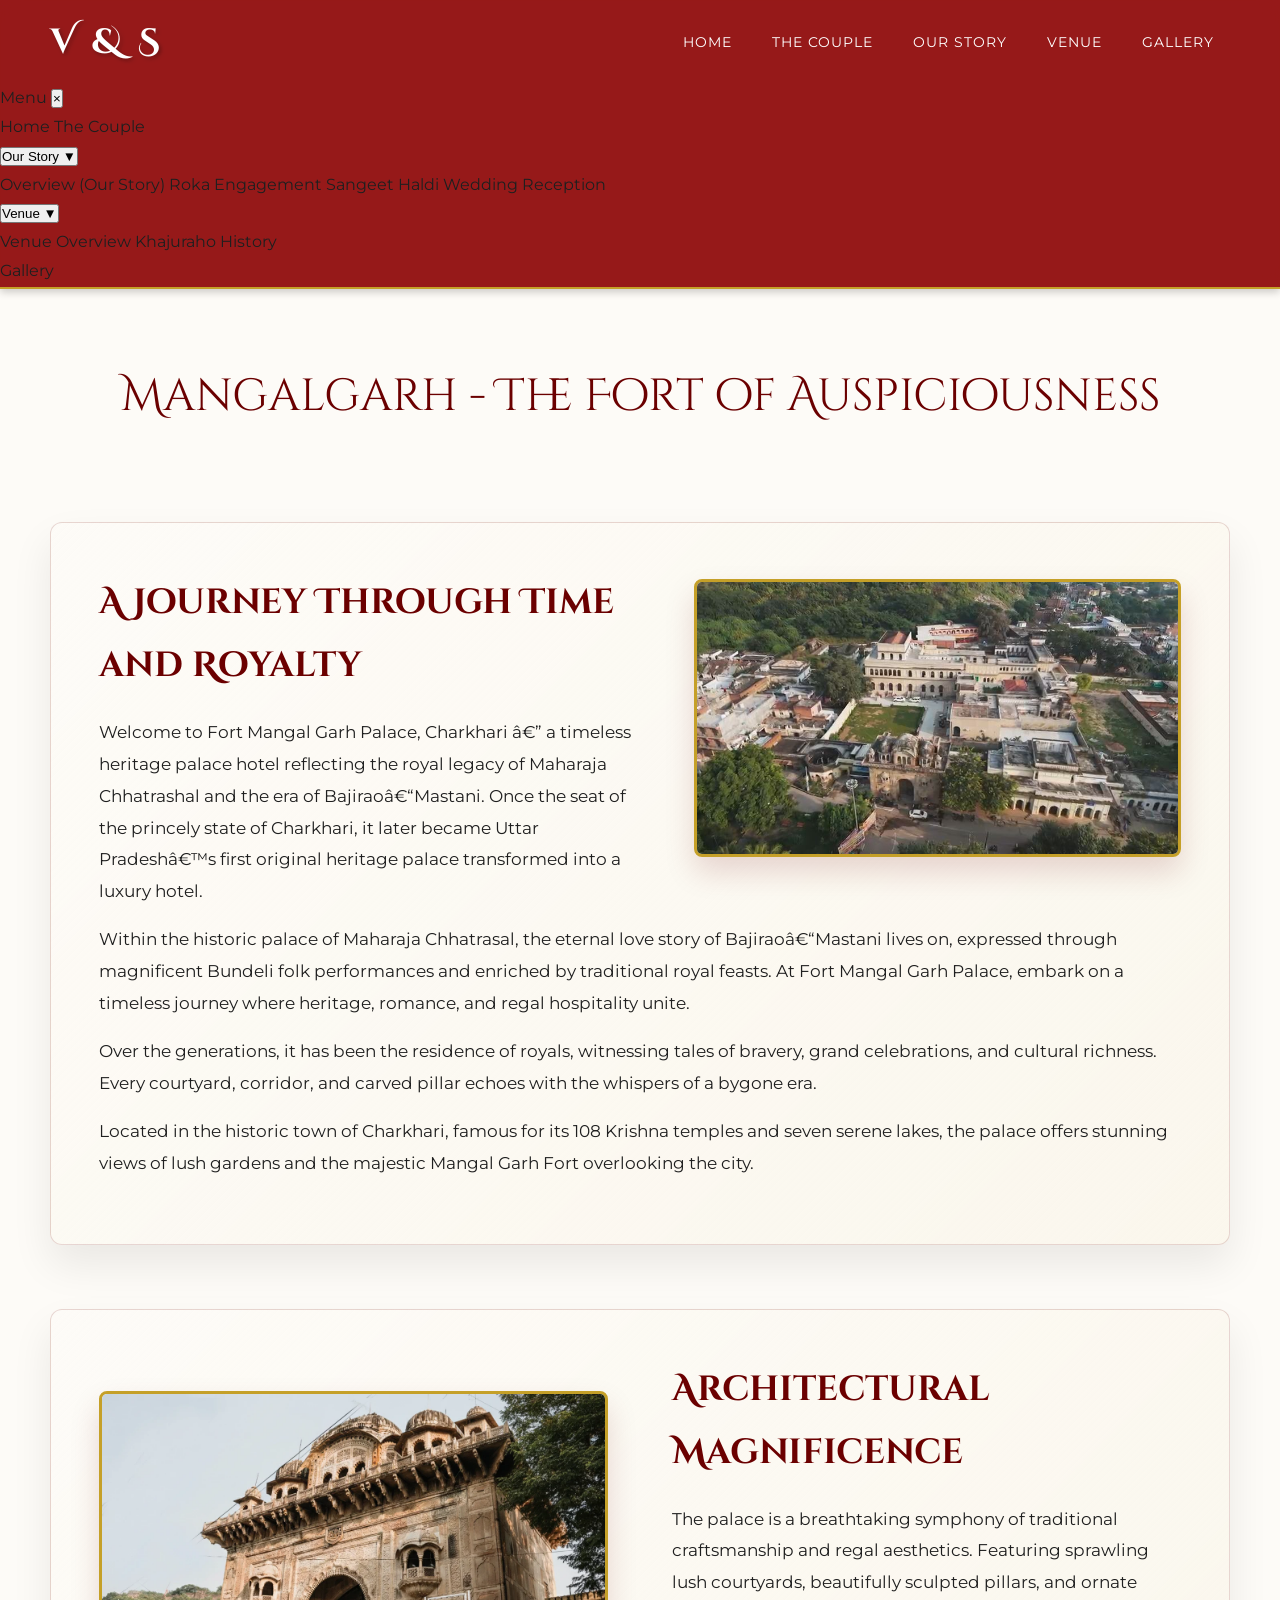
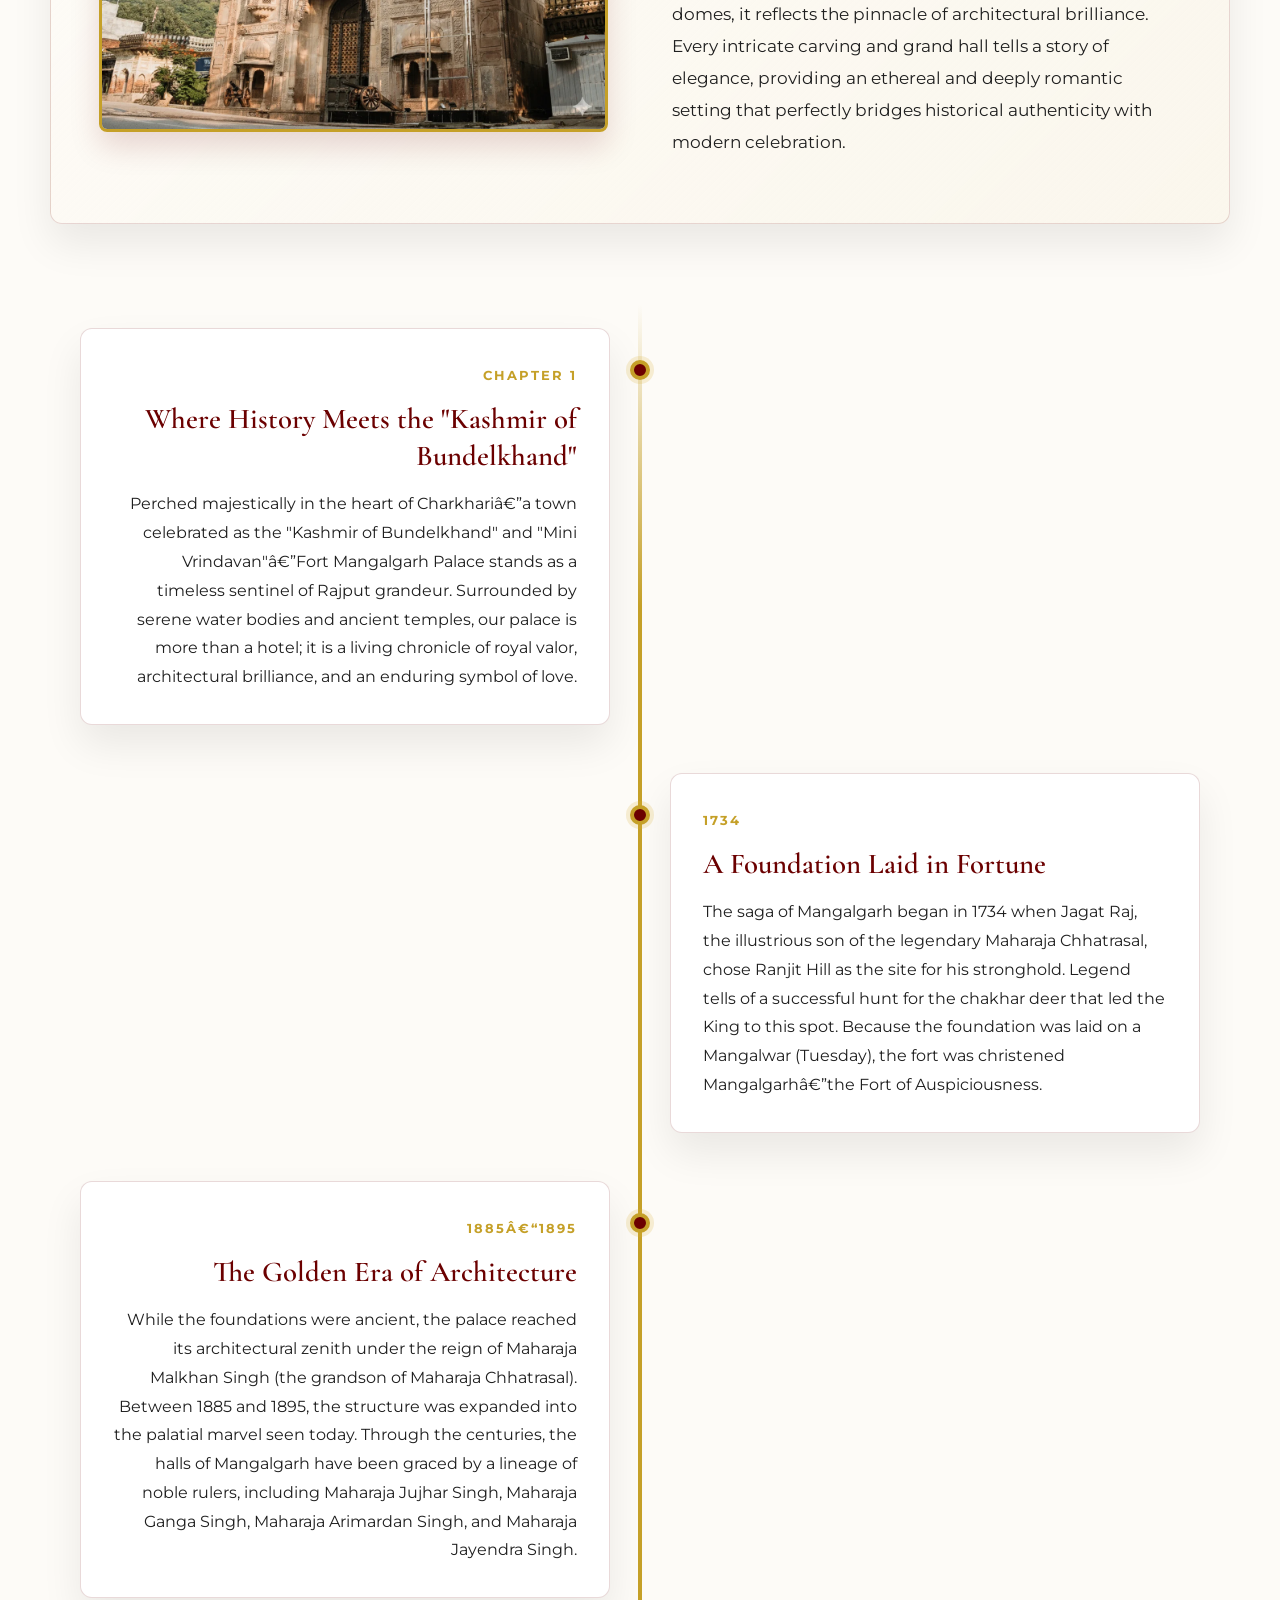
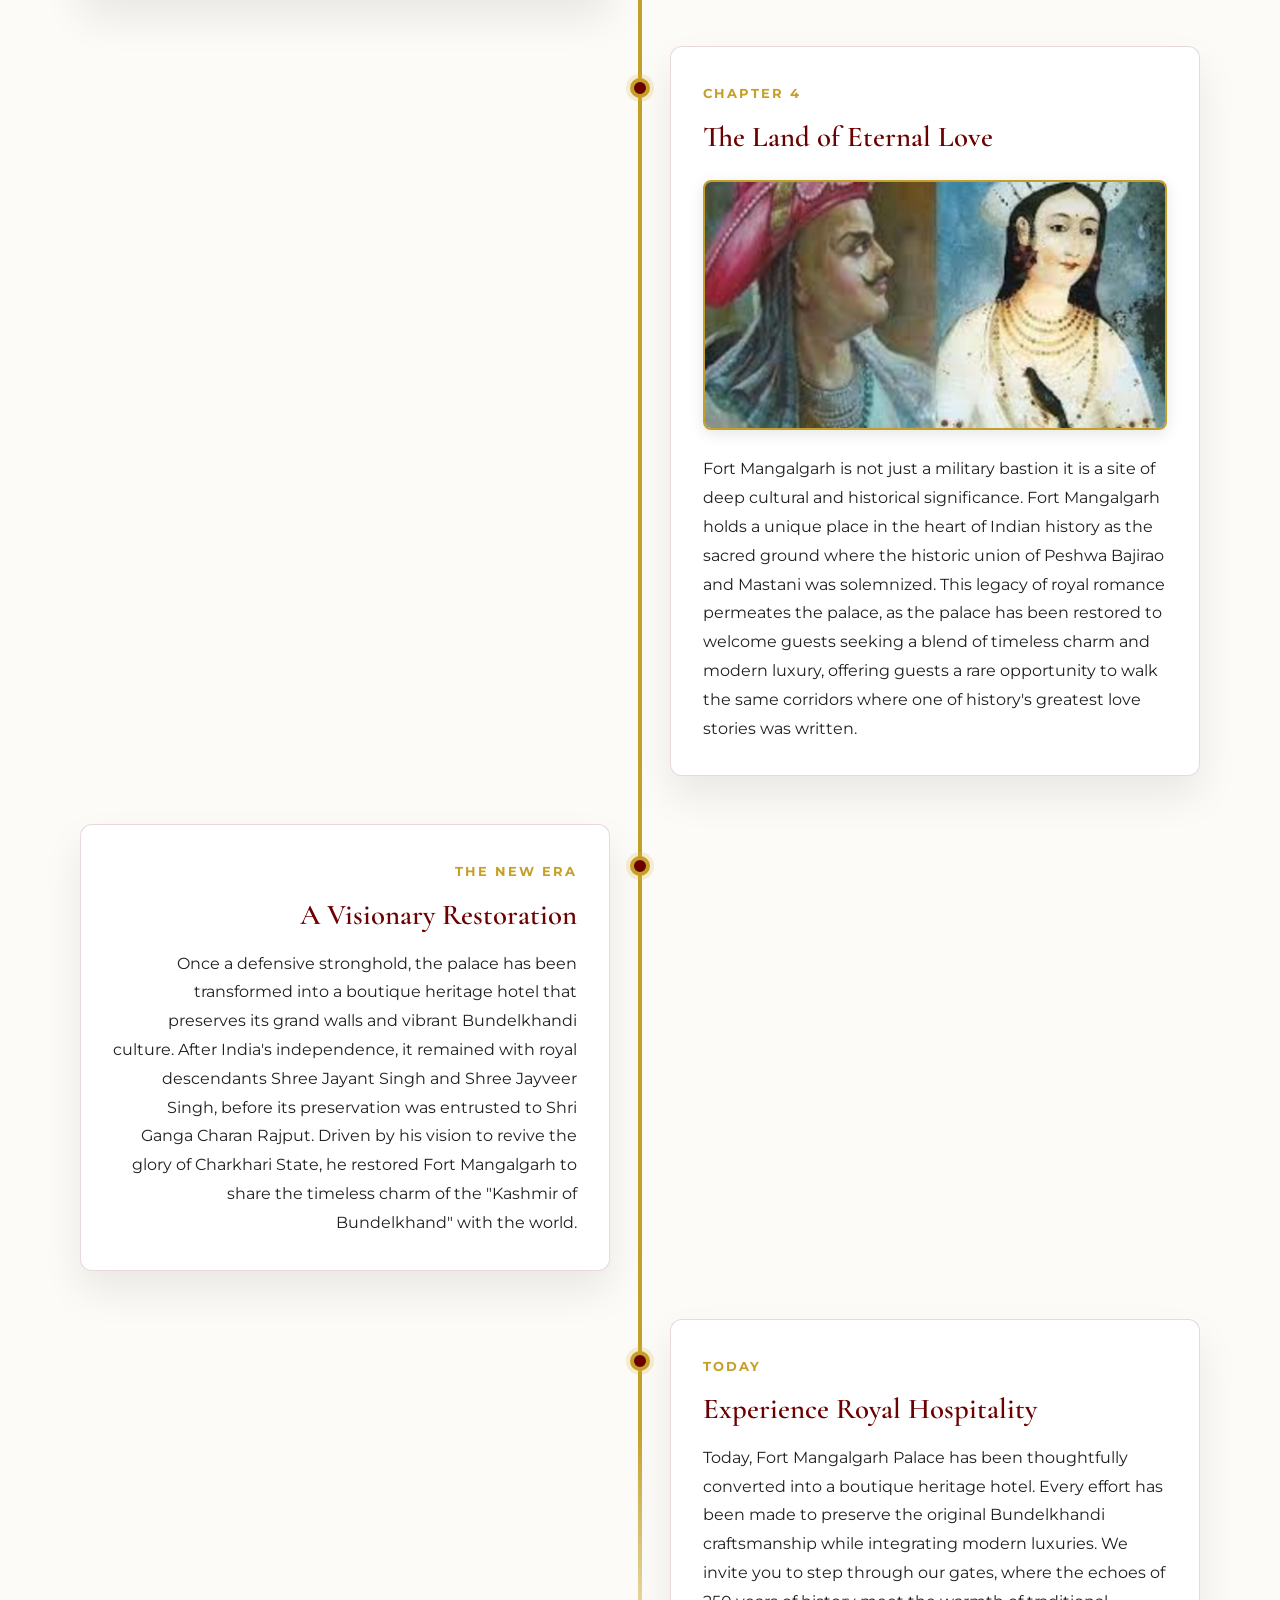
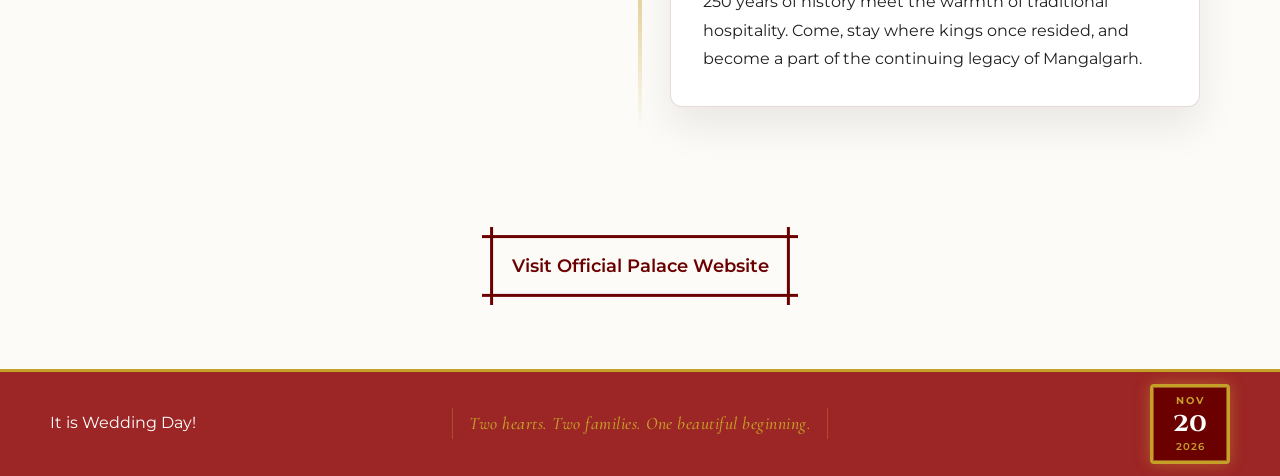
<file: mangalgarh-history.html>
﻿<!DOCTYPE html>
<html lang="en">
<head>
    <meta charset="UTF-8">
    <meta name="viewport" content="width=device-width, initial-scale=1.0">
    <title>History of Mangalgarh Palace - Simple Wedding</title>
    <link rel="stylesheet" href="style.css">
  <meta property="og:title" content="Vishal & Simoni's Wedding" />
  <meta property="og:description" content="Join us in celebrating!" />
  <meta property="og:image" content="https://vishal15091997.github.io/Vishal_weds_Simoni/images/og-image.jpeg" />
  <meta property="og:url" content="https://vishal15091997.github.io/Vishal_weds_Simoni/" />
  <meta name="color-scheme" content="light only" />
  <meta name="supported-color-schemes" content="light only" />
</head>
<body>
    <!-- Top Navigation -->
    <header class="topbar">
      <nav class="container nav-grid">
        <a class="brand" href="index.html">V &amp; S</a>
        <div class="nav-links">
          <a href="index.html">Home</a>
          <a href="couple.html">The Couple</a>
          <div class="dropdown">
            <a href="event.html">Our Story</a>
            <div class="dropdown-content">
              <a href="roka.html">Roka</a>
              <a href="engagement.html">Engagement</a>
              <a href="sangeet.html">Sangeet</a>
              <a href="haldi.html">Haldi</a>
              <a href="wedding.html">Wedding</a>
    <script src="countdown.js"></script>
    <script src="responsive-imgs.js"></script>
            </div>
          </div>
          <div class="dropdown">
            <a href="venue.html">Venue</a>
            <div class="dropdown-content">
              <a href="mangalgarh-history.html">Palace History</a>
            </div>
          </div>
          <a href="gallery.html">Gallery</a>
        </div>
      <button class="hamburger-menu" aria-label="Toggle navigation menu">
        <span></span>
        <span></span>
        <span></span>
      </button>
    </nav>
    <!-- Mobile Side Drawer -->
    <div class="mobile-drawer-overlay" id="mobileDrawerOverlay"></div>
    <div class="mobile-drawer" id="mobileDrawer">
        <div class="drawer-header">
            <span class="drawer-title">Menu</span>
            <button class="drawer-close" aria-label="Close menu">&times;</button>
        </div>
        <div class="drawer-content">
            <a href="index.html" class="drawer-link">Home</a>
            <a href="couple.html" class="drawer-link">The Couple</a>
            <div class="drawer-dropdown">
                <button class="drawer-dropdown-btn">Our Story <span class="arrow">&#9660;</span></button>
                <div class="drawer-dropdown-content">
                    <a href="event.html">Overview (Our Story)</a>
                    <a href="roka.html">Roka</a>
                    <a href="engagement.html">Engagement</a>
                    <a href="sangeet.html">Sangeet</a>
                    <a href="haldi.html">Haldi</a>
                    <a href="wedding.html">Wedding</a>
                    <a href="reception.html">Reception</a>
                </div>
            </div>
            <div class="drawer-dropdown">
                <button class="drawer-dropdown-btn">Venue <span class="arrow">&#9660;</span></button>
                <div class="drawer-dropdown-content">
                    <a href="venue.html">Venue Overview</a>
                    <a href="khajuraho-history.html">Khajuraho History</a>
                </div>
            </div>
            <a href="gallery.html" class="drawer-link">Gallery</a>
        </div>
    </div>
  </header>

    <main>
        <!-- History Content -->
        <div class="container" style="margin-top: 4rem; margin-bottom: 4rem;">
            <div class="section-block" style="text-align: center; margin-bottom: 3rem;">
                <h2 style="font-family: 'Cinzel Decorative', serif; font-size: 2.8rem;">Mangalgarh - The Fort of Auspiciousness</h2>                
            </div>

            <div class="history-float-block">
                <div class="history-float-img">
                    <img src="images/FMPG_Cover.png" alt="Fort Mangalgarh Royal Heritage">
                </div>
                <h3>A Journey Through Time and Royalty</h3>
                <p>Welcome to Fort Mangal Garh Palace, Charkhari â€” a timeless heritage palace hotel reflecting the royal legacy of Maharaja Chhatrashal and the era of Bajiraoâ€“Mastani. Once the seat of the princely state of Charkhari, it later became Uttar Pradeshâ€™s first original heritage palace transformed into a luxury hotel.</p>
                <p>Within the historic palace of Maharaja Chhatrasal, the eternal love story of Bajiraoâ€“Mastani lives on, expressed through magnificent Bundeli folk performances and enriched by traditional royal feasts. At Fort Mangal Garh Palace, embark on a timeless journey where heritage, romance, and regal hospitality unite.</p>
                <p>Over the generations, it has been the residence of royals, witnessing tales of bravery, grand celebrations, and cultural richness. Every courtyard, corridor, and carved pillar echoes with the whispers of a bygone era.</p>
                <p>Located in the historic town of Charkhari, famous for its 108 Krishna temples and seven serene lakes, the palace offers stunning views of lush gardens and the majestic Mangal Garh Fort overlooking the city.</p>
            </div>

            <div class="history-row reverse">
                <div class="history-text">
                    <h3>Architectural Magnificence</h3>
                    <p>The palace is a breathtaking symphony of traditional craftsmanship and regal aesthetics. Featuring sprawling lush courtyards, beautifully sculpted pillars, and ornate domes, it reflects the pinnacle of architectural brilliance. Every intricate carving and grand hall tells a story of elegance, providing an ethereal and deeply romantic setting that perfectly bridges historical authenticity with modern celebration.</p>
                </div>
                <div class="history-img">
                    <img src="images/FMGP.png" alt="Architectural Magnificence">
                </div>
            </div>

            <div class="timeline-section">
                <div class="timeline">
                    <!-- 1 -->
                    <div class="timeline-item left">
                        <div class="timeline-dot"></div>
                        <div class="timeline-content">
                            <span class="timeline-step">Chapter 1</span>
                            <h3>Where History Meets the "Kashmir of Bundelkhand"</h3>
                            <p>Perched majestically in the heart of Charkhariâ€”a town celebrated as the "Kashmir of Bundelkhand" and "Mini Vrindavan"â€”Fort Mangalgarh Palace stands as a timeless sentinel of Rajput grandeur. Surrounded by serene water bodies and ancient temples, our palace is more than a hotel; it is a living chronicle of royal valor, architectural brilliance, and an enduring symbol of love.</p>
                        </div>
                    </div>
                    <!-- 2 -->
                    <div class="timeline-item right">
                        <div class="timeline-dot"></div>
                        <div class="timeline-content">
                            <span class="timeline-step">1734</span>
                            <h3>A Foundation Laid in Fortune</h3>
                            <p>The saga of Mangalgarh began in 1734 when Jagat Raj, the illustrious son of the legendary Maharaja Chhatrasal, chose Ranjit Hill as the site for his stronghold. Legend tells of a successful hunt for the chakhar deer that led the King to this spot. Because the foundation was laid on a Mangalwar (Tuesday), the fort was christened Mangalgarhâ€”the Fort of Auspiciousness.</p>
                        </div>
                    </div>
                    <!-- 3 -->
                    <div class="timeline-item left">
                        <div class="timeline-dot"></div>
                        <div class="timeline-content">
                            <span class="timeline-step">1885â€“1895</span>
                            <h3>The Golden Era of Architecture</h3>
                            <p>While the foundations were ancient, the palace reached its architectural zenith under the reign of Maharaja Malkhan Singh (the grandson of Maharaja Chhatrasal). Between 1885 and 1895, the structure was expanded into the palatial marvel seen today. Through the centuries, the halls of Mangalgarh have been graced by a lineage of noble rulers, including Maharaja Jujhar Singh, Maharaja Ganga Singh, Maharaja Arimardan Singh, and Maharaja Jayendra Singh.</p>
                        </div>
                    </div>
                    <!-- 4 -->
                    <div class="timeline-item right">
                        <div class="timeline-dot"></div>
                        <div class="timeline-content">
                            <span class="timeline-step">Chapter 4</span>
                            <h3>The Land of Eternal Love</h3>
                            <img src="images/bajirao-mastani.jpg" alt="Peshwa Bajirao and Mastani" style="width: 100%; height: 250px; object-fit: cover; border-radius: 8px; margin: 0.5rem 0 1rem 0; border: 2px solid var(--gold); box-shadow: 0 4px 15px rgba(0,0,0,0.1);">
                            <p>Fort Mangalgarh is not just a military bastion it is a site of deep cultural and historical significance. Fort Mangalgarh holds a unique place in the heart of Indian history as the sacred ground where the historic union of Peshwa Bajirao and Mastani was solemnized. This legacy of royal romance permeates the palace, as the palace has been restored to welcome guests seeking a blend of timeless charm and modern luxury, offering guests a rare opportunity to walk the same corridors where one of history's greatest love stories was written.</p>
                        </div>
                    </div>
                    <!-- 5 -->
                    <div class="timeline-item left">
                        <div class="timeline-dot"></div>
                        <div class="timeline-content">
                            <span class="timeline-step">The New Era</span>
                            <h3>A Visionary Restoration</h3>
                            <p>Once a defensive stronghold, the palace has been transformed into a boutique heritage hotel that preserves its grand walls and vibrant Bundelkhandi culture. After India's independence, it remained with royal descendants Shree Jayant Singh and Shree Jayveer Singh, before its preservation was entrusted to Shri Ganga Charan Rajput. Driven by his vision to revive the glory of Charkhari State, he restored Fort Mangalgarh to share the timeless charm of the "Kashmir of Bundelkhand" with the world.</p>
                        </div>
                    </div>
                    <!-- 6 -->
                    <div class="timeline-item right">
                        <div class="timeline-dot"></div>
                        <div class="timeline-content">
                            <span class="timeline-step">Today</span>
                            <h3>Experience Royal Hospitality</h3>
                            <p>Today, Fort Mangalgarh Palace has been thoughtfully converted into a boutique heritage hotel. Every effort has been made to preserve the original Bundelkhandi craftsmanship while integrating modern luxuries. We invite you to step through our gates, where the echoes of 250 years of history meet the warmth of traditional hospitality. Come, stay where kings once resided, and become a part of the continuing legacy of Mangalgarh.</p>
                        </div>
                    </div>
                </div>
            </div>

            <div style="text-align: center; margin-top: 3rem;">
                <a href="https://fortmangalgarhpalace.in/#" target="_blank" class="button-89" rel="noopener noreferrer">Visit Official Palace Website</a>
            </div>
        </div>
    </main>

    <!-- Footer -->
    <footer class="site-footer">
        <div class="container footer-compact-row">
            <div class="countdown-sr-only" style="position:absolute; width:1px; height:1px; overflow:hidden; clip:rect(0,0,0,0);">Countdown to Wedding: November 20, 2026</div><div class="countdown" aria-hidden="true">
                <div><span id="days">0</span><small>Days</small></div>
                <div><span id="hours">0</span><small>Hours</small></div>
                <div><span id="minutes">0</span><small>Minutes</small></div>
                <div><span id="seconds">0</span><small>Seconds</small></div>
            </div>
            <p class="footer-quote-inline">Two hearts. Two families. One beautiful beginning.</p>
            <div class="wedding-seal">
                <div class="seal-inner">
                    <span class="seal-month">NOV</span>
                    <span class="seal-day">20</span>
                    <span class="seal-year">2026</span>
                </div>
            </div>
        </div>
    </footer>

    <!-- Scripts -->
    <script src="countdown.js"></script>
  <script src="mobile-menu.js"></script>
</body>
</html>
</file>
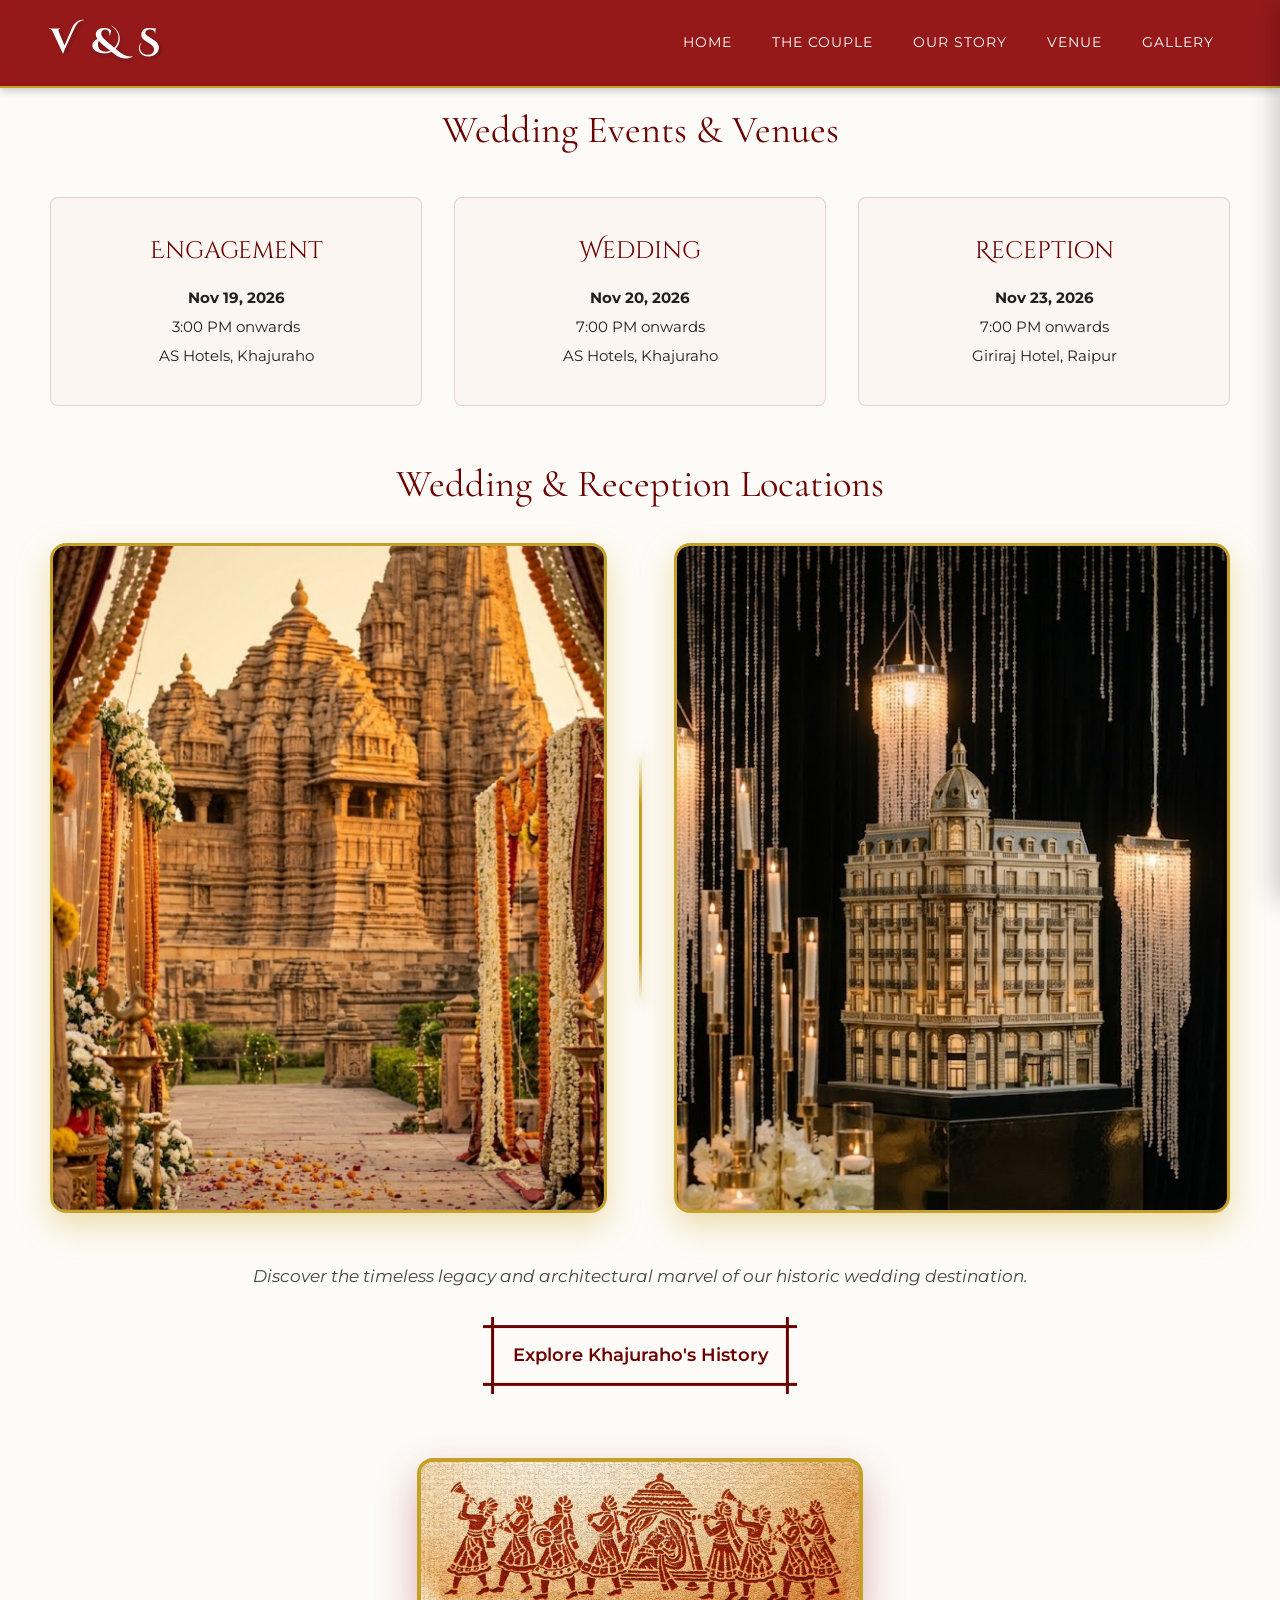
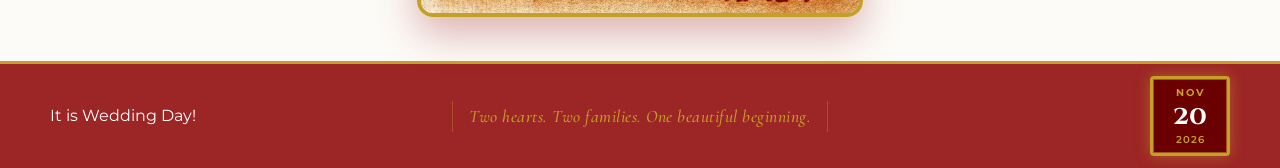
<file: venue.html>
﻿<!DOCTYPE html>
<html lang="en">
<head>
  <meta charset="UTF-8" />
  <meta name="viewport" content="width=device-width, initial-scale=1.0" />
  <title>Our Wedding - Venue</title>
  <link rel="preconnect" href="https://fonts.googleapis.com" />
  <link rel="preconnect" href="https://fonts.gstatic.com" crossorigin />
  <link href="https://fonts.googleapis.com/css2?family=Cormorant+Garamond:ital,wght@0,300;0,400;0,600;1,400&family=Montserrat:wght@300;400;500&family=Cinzel+Decorative:wght@400;700&display=swap" rel="stylesheet" />
  <link rel="stylesheet" href="style.css" />
  <link rel="stylesheet" href="mobile_nav.css" />
  <meta property="og:title" content="Vishal & Simoni's Wedding" />
  <meta property="og:description" content="Join us in celebrating!" />
  <meta property="og:image" content="https://vishal15091997.github.io/Vishal_weds_Simoni/images/og-image.jpeg" />
  <meta property="og:url" content="https://vishal15091997.github.io/Vishal_weds_Simoni/" />
  <meta name="color-scheme" content="light only" />
  <meta name="supported-color-schemes" content="light only" />
</head>
<body>
  <header class="topbar">
    <nav class="container nav-grid">
      <a class="brand" href="index.html">V &amp; S</a>
      <div class="nav-links">
        <a href="index.html">Home</a>
        <a href="couple.html">The Couple</a>
        <div class="dropdown">
          <a href="event.html">Our Story</a>
          <div class="dropdown-content">
            <a href="roka.html">Roka</a>
            <a href="engagement.html">Engagement</a>
            <a href="sangeet.html">Sangeet</a>
            <a href="haldi.html">Haldi</a>
            <a href="wedding.html">Wedding</a>
            <a href="reception.html">Reception</a>
          </div>
        </div>
        <div class="dropdown">
          <a href="venue.html">Venue</a>
          <div class="dropdown-content">
            <a href="khajuraho-history.html">Khajuraho History</a>
          </div>
        </div>
        <a href="gallery.html">Gallery</a>
      </div>
      <button class="hamburger-menu" aria-label="Toggle navigation menu">
        <span></span>
        <span></span>
        <span></span>
      </button>
    </nav>
    <!-- Mobile Side Drawer -->
    <div class="mobile-drawer-overlay" id="mobileDrawerOverlay"></div>
    <div class="mobile-drawer" id="mobileDrawer">
        <div class="drawer-header">
            <span class="drawer-title">Menu</span>
            <button class="drawer-close" aria-label="Close menu">&times;</button>
        </div>
        <div class="drawer-content">
            <a href="index.html" class="drawer-link">Home</a>
            <a href="couple.html" class="drawer-link">The Couple</a>
            <div class="drawer-dropdown">
                <button class="drawer-dropdown-btn">Our Story <span class="arrow">&#9660;</span></button>
                <div class="drawer-dropdown-content">
                    <a href="event.html">Overview (Our Story)</a>
                    <a href="roka.html">Roka</a>
                    <a href="engagement.html">Engagement</a>
                    <a href="sangeet.html">Sangeet</a>
                    <a href="haldi.html">Haldi</a>
                    <a href="wedding.html">Wedding</a>
                    <a href="reception.html">Reception</a>
                </div>
            </div>
            <div class="drawer-dropdown">
                <button class="drawer-dropdown-btn">Venue <span class="arrow">&#9660;</span></button>
                <div class="drawer-dropdown-content">
                    <a href="venue.html">Venue Overview</a>
                    <a href="khajuraho-history.html">Khajuraho History</a>
                </div>
            </div>
            <a href="gallery.html" class="drawer-link">Gallery</a>
        </div>
    </div>
  </header>

  <main class="container">
    <section class="section-block">
      <h2 style="text-align: center; margin-bottom: 2rem;">Wedding Events &amp; Venues</h2>
      <div class="venue-sections">
        <div class="venue-card">
          <h3>Engagement</h3>
          <p><strong>Nov 19, 2026</strong></p>
          <p>3:00 PM onwards</p>
          <p>AS Hotels, Khajuraho</p>
        </div>
        <div class="venue-card">
          <h3>Wedding</h3>
          <p><strong>Nov 20, 2026</strong></p>
          <p>7:00 PM onwards</p>
          <p>AS Hotels, Khajuraho</p>
        </div>
        <div class="venue-card">
          <h3>Reception</h3>
          <p><strong>Nov 23, 2026</strong></p>
          <p>7:00 PM onwards</p>
          <p>Giriraj Hotel, Raipur</p>
        </div>
      </div>
    </section>

    <section class="section-block map-block">
      <h3 style="text-align: center; margin-bottom: 0.5rem;">Wedding &amp; Reception Locations</h3>
      <div class="maps-wrapper">
        <div class="map-container">
          <iframe src="https://www.google.com/maps/embed?pb=!1m18!1m12!1m3!1d844.1965178455624!2d79.921242044852!3d24.848592275923078!2m3!1f0!2f0!3f0!3m2!1i1024!2i768!4f13.1!3m3!1m2!1s0x3982e5f6256cca77%3A0x71092c5c7e202614!2sA%20S%20Hotels%20Khajuraho!5e0!3m2!1sen!2sin!4v1782646574128!5m2!1sen!2sin" allowfullscreen="" loading="lazy" referrerpolicy="strict-origin-when-cross-origin"></iframe>
          <img src="images/Khajuraho_Venue.jpeg" alt="Wedding Venue Cover" class="map-overlay">
        </div>
        
        <div class="map-divider"></div>

        <div class="map-container">
          <iframe src="https://www.google.com/maps/embed?pb=!1m18!1m12!1m3!1d868.5888428381505!2d81.63786495368952!3d21.2553867827153!2m3!1f0!2f0!3f0!3m2!1i1024!2i768!4f13.1!3m3!1m2!1s0x3a28dd9b2060a8e1%3A0xa4745db3ec3b06c2!2sHotel%20Giriraj!5e0!3m2!1sen!2sin!4v1782645476467!5m2!1sen!2sin" allowfullscreen="" loading="lazy" referrerpolicy="no-referrer-when-downgrade"></iframe>
          <img src="images/Raipur_Venue.jpeg" alt="Reception Venue Cover" class="map-overlay">
        </div>
      </div>

      <div style="text-align: center; margin-top: 3rem; margin-bottom: 1rem;">
        <p style="margin-bottom: 1.5rem; font-style: italic; color: var(--muted);">Discover the timeless legacy and architectural marvel of our historic wedding destination.</p>
        <a href="khajuraho-history.html" class="button-89">Explore Khajuraho's History</a>
      </div>
    </section>

    <section class="section-block doli-section">
      <img src="images/doli.jpg" alt="Doli - Wedding tradition" class="doli-image" />
    </section>

  </main>

  <footer class="site-footer">
    <div class="container footer-compact-row">
      <div class="countdown-sr-only" style="position:absolute; width:1px; height:1px; overflow:hidden; clip:rect(0,0,0,0);">Countdown to Wedding: November 20, 2026</div><div class="countdown" aria-hidden="true">
        <div><span id="days">0</span><small>Days</small></div>
        <div><span id="hours">0</span><small>Hours</small></div>
        <div><span id="minutes">0</span><small>Minutes</small></div>
        <div><span id="seconds">0</span><small>Seconds</small></div>
      </div>
      <p class="footer-quote-inline">Two hearts. Two families. One beautiful beginning.</p>
      <div class="wedding-seal">
        <div class="seal-inner">
          <span class="seal-month">NOV</span>
          <span class="seal-day">20</span>
          <span class="seal-year">2026</span>
        </div>
      </div>
    </div>
  </footer>
  <script src="countdown.js"></script>
  <script src="responsive-imgs.js"></script>
  <script src="mobile-menu.js"></script>
</body>
</html>
</file>
<file: style.css>
﻿@import url('https://fonts.googleapis.com/css2?family=Cinzel+Decorative:wght@400;700&family=Cormorant+Garamond:ital,wght@0,300;0,400;0,600;1,400&family=Montserrat:wght@300;400;500&display=swap');

:root {
    --ivory: #FDFBF7;
    --gold: #C5A028;
    --maroon: #6B0000;
    --pastel-blue: #a7c7e7;
    --dark-text: #1f1f1f;
    --bg: var(--ivory);
    --text: #1f1f1f;
    --muted: #444444;
    --border: rgba(107, 0, 0, 0.15);
    --shadow: 0 20px 40px rgba(0, 0, 0, 0.08);
    --size-4: 1.2rem;
    --size-content-3: 1180px;
}

* {box-sizing:border-box;margin:0;padding:0;}
html {scroll-behavior:smooth;}
html,body {min-height:100vh;font-family:'Montserrat', sans-serif;font-size:16px;line-height:1.8;color:var(--text);display:flex;flex-direction:column;background:var(--bg);font-weight: 400; overflow-x: hidden;}
body.loading-active { overflow: hidden; }

/* Loading Overlay */
.loading-wrapper {
    position: fixed;
    inset: 0;
    z-index: 10000;
    background: linear-gradient(-45deg, #6B0000, #4a0000, #C41E3A, #2b0000);
    background-size: 300% 300%;
    animation: gradientBG 8s ease infinite;
    display: flex;
    justify-content: center;
    align-items: center;
    transition: opacity 0.6s cubic-bezier(0.4, 0, 0.2, 1), visibility 0.6s;
}

.loading-wrapper.hidden {
    opacity: 0;
    visibility: hidden;
}

.loading-content {
    position: relative;
    width: 100%;
    height: 100%;
    display: flex;
    justify-content: center;
    align-items: center;
}

.loading-text {
    position: absolute;
    z-index: 10;
    font-family: 'Cinzel Decorative', serif;
    color: var(--gold);
    font-size: 2rem;
    font-weight: 700;
    text-transform: uppercase;
    letter-spacing: 6px;
    text-shadow: 0 0 30px rgba(197, 160, 40, 0.8), 0 0 15px rgba(255, 255, 255, 0.4);
    animation: loaderFade 2s infinite ease-in-out;
}

.loader-dots {
    position: absolute;
    top: 50%;
    left: 50%;
}

.loader-dot {
    position: absolute;
    width: 300px;
    height: 300px;
    transform: translate(-50%, -50%);
    animation: loading-block 3.5s ease-in-out infinite;
}

.loader-dot::after {
    content: "";
    display: inline-block;
    width: 60px;
    height: 60px;
    background-color: var(--gold);
    border-radius: 50%;
    position: absolute;
    transform: scale(0.17);
    animation: loading-dot 3.5s ease-in-out infinite;
    box-shadow: 0 0 15px var(--gold);
}

.loader-dot:nth-child(1) { top: 120px; left: -209px; animation-delay: 0s; }
.loader-dot:nth-child(1)::after { top: 0; right: 0; transform-origin: top right; animation-delay: 0s; }
.loader-dot:nth-child(2) { top: -161px; left: -194px; animation-delay: 0.25s; }
.loader-dot:nth-child(2)::after { bottom: 0; right: 0; transform-origin: bottom right; animation-delay: 0.25s; }
.loader-dot:nth-child(3) { top: -161px; left: -101px; animation-delay: 0.5s; }
.loader-dot:nth-child(3)::after { bottom: 0; right: 0; transform-origin: bottom right; animation-delay: 0.5s; }
.loader-dot:nth-child(4) { top: 116px; left: 200px; animation-delay: 0.75s; }
.loader-dot:nth-child(4)::after { top: 0; left: 0; transform-origin: top left; animation-delay: 0.75s; }
.loader-dot:nth-child(5) { top: -161px; left: 214px; animation-delay: 1s; }
.loader-dot:nth-child(5)::after { bottom: 0; left: 0; transform-origin: bottom left; animation-delay: 1s; }

@keyframes loading-block { 70%, 100% { transform: translate(-50%, -50%) rotate(360deg); } }
@keyframes loading-dot { 0%, 70%, 100% { transform: scale(0.17); } 35% { transform: scale(1); } }
@keyframes gradientBG { 0% { background-position: 0% 50%; } 50% { background-position: 100% 50%; } 100% { background-position: 0% 50%; } }
@keyframes loaderFade { 0%, 100% { opacity: 0.5; transform: scale(0.95); } 50% { opacity: 1; transform: scale(1); } }
body {display:flex;flex-direction:column;}
main {flex:1;}
a {color:inherit;text-decoration:none;}

.topbar {position:sticky;top:0;z-index:20;background:rgba(139,0,0,0.9);backdrop-filter:blur(10px);border-bottom:2px solid var(--gold);box-shadow:0 3px 8px rgba(0,0,0,0.2);padding:0.1rem 0;}
.container {width:min(100% - 2rem, 1180px);margin:0 auto;}
.nav-grid {display:flex;align-items:center;justify-content:space-between;padding:0.6rem 0;}
.brand {
    font-family: 'Cinzel Decorative', serif;
    font-size: 2.2rem;
    font-weight: 700;
    letter-spacing: 0.1em;
    color: #fff;
    text-shadow: 2px 2px 4px rgba(0,0,0,0.3);
    transition: transform 0.15s ease, text-shadow 0.15s ease;
}
.brand:hover {
    transform: scale(1.05);
    text-shadow: 0 0 10px rgba(212, 175, 55, 0.6);
}
.nav-links {display:flex; gap:0.5rem; align-items: stretch;}
.dropdown { position: relative; display: flex; align-items: center; }
.dropdown-content {
    display: none;
    position: absolute;
    background: rgba(107, 0, 0, 0.8);
    backdrop-filter: blur(10px);
    min-width: 180px;
    box-shadow: 0px 8px 16px 0px rgba(0,0,0,0.3);
    z-index: 30;
    top: 100%;
    left: 0;
    border: 1px solid var(--gold);
    border-top: none;
    padding: 0.5rem 0;
}
.dropdown-content a {
    display: block;
    width: 100%;
    padding: 0.6rem 1.2rem !important;
    border-radius: 0 !important;
    text-transform: none !important;
    margin: 0 !important;
    color: #fff;
}
.dropdown-content a:hover {
    background: rgba(255, 255, 255, 0.1);
    color: var(--gold) !important;
    transition: background 0.15s ease, color 0.15s ease;
}
.dropdown:hover .dropdown-content { display: block; }
.nav-links > a, 
.dropdown > a {
    font-weight:400;
    color:#fff;
    padding: 0.6rem 1rem;
    border-radius: 4px;
    transition:all 0.15s ease;
    font-size:0.9rem;
    text-transform: uppercase;
    letter-spacing: 1px;
    display: flex;
    align-items: center;
}
.nav-links > a:hover,
.dropdown:hover > a {
    background:var(--gold);
    color:var(--maroon);
}

/* Desktop Hero */
.hero {position:relative;height:75vh;display:flex;align-items:center;justify-content:center;text-align:center;background:url('images/hero.jpg') center/cover no-repeat;}
.hero-overlay {position:absolute;inset:0;background:linear-gradient(160deg,rgba(0,0,0,0.2),rgba(0,0,0,0.4));}
.glass-card {position:relative;z-index:2;max-width:560px;margin:0 1rem;padding:2rem;backdrop-filter:blur(12px);background: rgba(255, 255, 255, 0.92);border: 1px solid rgba(255, 255, 255, 0.4);box-shadow: 0 30px 60px rgba(0,0,0,0.12);border-radius:4px;}
.glass-card h1 {font-family:'Cormorant Garamond', serif;font-size:3.5rem;margin-bottom:1.5rem;color:var(--maroon);font-weight:400;letter-spacing: 2px;}
.glass-card p {margin-bottom:2rem;color:var(--text);font-size:1.2rem;font-family:'Cormorant Garamond', serif;font-style: italic;line-height:1.8;letter-spacing:0.5px;}

/* Desktop layout defaults */
.info-grid {display:grid;grid-template-columns:1fr 1fr;gap:2rem;margin:1rem auto 2rem;align-items:start;}
.info-grid article {text-align:center;}
.info-grid article:first-child {position:relative;padding-right:2rem;}
.info-grid article:first-child::after {content:'';position:absolute;right:-1rem;top:50%;transform:translateY(-50%);width:3px;height:60%;background:linear-gradient(180deg, transparent 0%, var(--gold) 20%, var(--gold) 80%, transparent 100%);border-radius:999px;box-shadow:0 0 12px rgba(212,175,55,0.5);}
.info-grid h2, .info-grid h3 {font-family:'Cormorant Garamond', serif;font-size:2.2rem;margin-bottom:0.8rem;color:var(--maroon);font-weight:500;}
.info-grid p {line-height:1.75;color:var(--text);font-size:1rem;font-weight:500;}

/* Card Styles with 3D Flip Effect */
.cards-container {
  max-width:1000px;
  margin:2rem auto;
  display:flex;
  flex-wrap:wrap;
  justify-content:space-around;
  gap:2rem;
  padding:0 1rem;
}

.card {
  position:relative;
  width:280px;
  height:360px;
  background:#fff;
  transform-style:preserve-3d;
  transform:perspective(2000px);
  transition:1s;
  box-shadow:inset 100px 0 50px rgba(139,0,0,0.3);
  border-radius:12px;
  overflow:hidden;
}

.card:hover {
  z-index:1111;
  transform:perspective(2000px) rotate(-10deg);
  box-shadow:inset 20px 0 50px rgba(139,0,0,0.5);
}

.card .img-container {
  position:relative;
  width:100%;
  height:100%;
  transform-origin:left;
  z-index:1;
  transition:1s;
  border-radius:12px;
}

.card .img-container img {
  position:absolute;
  left:0;
  top:0;
  height:100%;
  width:100%;
  object-fit:cover;
}

.card:hover .img-container {
  transform:rotateY(-135deg);
}

.card .card-details {
  position:absolute;
  left:0;
  top:0;
  width:100%;
  height:100%;
  box-sizing:border-box;
  padding:20px;
  color:#000;
  background:linear-gradient(135deg, rgba(212,175,55,0.05) 0%, rgba(139,0,0,0.05) 100%);
  display:flex;
  flex-direction:column;
  justify-content:center;
}

.card .card-details h2 {
  margin:0;
  padding:0.5em 0;
  text-transform:uppercase;
  font-size:1.8em;
  color:var(--maroon);
  font-family:'Cormorant Garamond', serif;
  font-weight:500;
}

.card .card-details p {
  margin:0;
  padding:0;
  line-height:1.6;
  font-size:1rem;
  color:var(--text);
  font-weight:500;
}

.card-divider {
  width: 3px;
  height: 300px;
  background:linear-gradient(180deg, transparent 0%, var(--gold) 20%, var(--gold) 80%, transparent 100%);
  box-shadow:0 0 12px rgba(212,175,55,0.5);
  border-radius:999px;
  align-self:center;
  margin:0 2rem;
}

.section-block {margin:0.25rem 0;padding:0.25rem 0;}
.section-block h2, .section-block h3 {font-family:'Cormorant Garamond', serif;color:var(--maroon);margin:0 0 1rem 0;font-weight:400;font-size: 2.4rem;}
.section-block p, .section-block ul {color:var(--text);line-height:1.9;font-size:1.05rem;font-weight:400;}
.section-block ul {padding-left:1.3rem;list-style-type:disc;}

.gallery-section {
  width: 100%;
  position: relative;
  z-index: 1;
  margin: 0.5rem 0;
  padding: 0;
  overflow: hidden;
  text-align: center;
  background: transparent;
  display: grid;
  place-items: center;
  padding: 2rem 0;
}

.gallery-section h3 {
  margin: 0 !important;
  padding: 0.5rem 0 0 0;
  font-size: 1.8rem;
  font-family: 'Cinzel Decorative', serif;
  color: var(--maroon);
}

.photo-frame {
  position: relative;
  flex-shrink: 0;
  height: 100%;
  aspect-ratio: 1.1;
  overflow: hidden;
  border-radius: 12px;
  box-shadow: 0 8px 20px rgba(0, 0, 0, 0.12);
  background-color: var(--ivory);
}

.photo-frame img {
  width: 100%;
  height: 100%;
  object-fit: cover;
  object-position: center;
  border-radius: 12px;
  border: 2px solid var(--gold);
  display: block;
}

@media (max-width: 768px) {
  .photo-frame {
    aspect-ratio: 1.05;
  }
}

/* Ribbon Gallery Track Styles */
.track-wrapper {
  width: 100%;
  max-inline-size: var(--size-content-3);
  overflow: hidden;
  -webkit-mask: linear-gradient(90deg, transparent 0, black 15% 85%, transparent) 0 50% / 100% calc(100% - (2 * var(--size-4))) no-repeat,
                linear-gradient(0deg, black, black) 50% 0 / 100% var(--size-4) no-repeat,
                linear-gradient(0deg, black, black) 50% 100% / 100% var(--size-4) no-repeat;
  mask: linear-gradient(90deg, transparent 0, black 15% 85%, transparent) 0 50% / 100% calc(100% - (2 * var(--size-4))) no-repeat,
                linear-gradient(0deg, black, black) 50% 0 / 100% var(--size-4) no-repeat,
                linear-gradient(0deg, black, black) 50% 100% / 100% var(--size-4) no-repeat;
}

.track {
  --size: clamp(200px, 40vmin, 50rem);
  height: var(--size);
  width: 100%;
  display: flex;
  overflow-x: auto;
  scroll-behavior: auto !important; /* CRITICAL: Prevents CSS from fighting JS animation */
  gap: var(--size-4);
  list-style-type: none;
  margin: 0;
  padding: var(--size-4) 1rem;
  -webkit-mask: radial-gradient(#0000 0 30%, #000 30.5%) 50% calc(var(--size) * 0.5) / 300% 100%,
                linear-gradient(0deg, black, black) 50% 0 / 100% var(--size-4) no-repeat,
                linear-gradient(0deg, black, black) 50% 100% / 100% var(--size-4) no-repeat;
  mask: radial-gradient(#0000 0 30%, #000 30.5%) 50% calc(var(--size) * 0.5) / 300% 100%,
                linear-gradient(0deg, black, black) 50% 0 / 100% var(--size-4) no-repeat,
                linear-gradient(0deg, black, black) 50% 100% / 100% var(--size-4) no-repeat;
  cursor: grab;
}

.track::-webkit-scrollbar {
  display: none;
}

.track__item {
  height: 100%;
  aspect-ratio: 1;
  flex-shrink: 0;
  background: rgba(139, 0, 0, 0.05); /* Placeholder color while heavy images decode */
  border-radius: 12px;
  overflow: hidden;
  border: 2px solid var(--gold);
}

.track__item img {
  height: 100%;
  width: 100%;
  object-fit: cover;
  border-radius: 12px;
  border: 2px solid var(--gold);
  display: block;
  box-sizing: border-box;
}

.video-wrap {position:relative;padding-top:56.25%;border-radius:16px;overflow:hidden;border:3px solid var(--gold);box-shadow:0 12px 32px rgba(212,175,55,0.4), inset 0 0 0 1px rgba(139,0,0,0.3); margin: 2rem 0;}
.video-wrap iframe {position:absolute;inset:0;width:100%;height:100%;border:0;}

.button-89 {
  --b: 3px;
  --s: .45em;
  --color: var(--maroon);
  --accent-color: var(--gold);
  padding: calc(.8em + var(--s)) calc(1.2em + var(--s));
  color: var(--color);
  --_p: var(--s);
  background:
    conic-gradient(from 90deg at var(--b) var(--b),#0000 90deg,var(--color) 0)
    var(--_p) var(--_p)/calc(100% - var(--b) - 2*var(--_p)) calc(100% - var(--b) - 2*var(--_p));
  transition: .15s linear, color 0.1s, background-color 0.1s;
  outline: var(--b) solid #0000;
  outline-offset: .6em;
  font-size: 18px;
  font-weight: 600;
  border: 0;
  user-select: none;
  -webkit-user-select: none;
  touch-action: manipulation;
  cursor: pointer;
  text-decoration: none;
  display: inline-block;
}

.button-89:hover,
.button-89:focus-visible {
  --_p: 0px;
  outline-color: var(--accent-color);
  outline-offset: .05em;
}

.button-89:active {
  background: var(--color);
  color: #fff;
}

.event-buttons {
  text-align: center;
  padding: 2rem 0;
  background: linear-gradient(135deg, rgba(139, 0, 0, 0.05) 0%, rgba(212, 175, 55, 0.05) 100%);
  border-radius: 16px;
  margin: 1rem 0 2rem 0;
}

.event-buttons h2,
.event-buttons h3 {
  font-size: 2.2rem;
  color: var(--maroon);
  margin-bottom: 0.5rem;
  font-family: 'Cormorant Garamond', serif;
}

.event-buttons p {
  color: var(--muted);
  margin-bottom: 1.5rem;
  font-size: 1.1rem;
}

.events-details {
  display: grid;
  grid-template-columns: repeat(3, 1fr);
  gap: 1.5rem;
  margin-top: 2rem;
}

.event-detail-card {
  background: #fff;
  padding: 2.2rem 1.5rem;
  border: 1px solid var(--border);
  border-radius: 4px;
  text-align: center;
  box-shadow: var(--shadow);
  transition: all 0.15s ease;
}

.event-detail-card:hover {
  transform: translateY(-4px);
  border-color: var(--gold);
  background: var(--ivory);
}

.event-detail-card h4 {
  color: var(--maroon);
  font-size: 1.5rem;
  margin-bottom: 0.4rem;
  font-family: 'Cinzel Decorative', serif;
  font-weight: 700;
}

.event-detail-card .event-date {
  display: block;
  font-size: 0.85rem;
  font-weight: 600;
  color: var(--gold);
  letter-spacing: 2px;
  text-transform: uppercase;
  margin-bottom: 1.2rem;
}

.event-detail-card p {
  color: var(--text);
  line-height: 1.6;
  font-size: 0.9rem;
  font-weight: 400;
}

.event-nav-buttons {
  margin: 1rem 0 0.5rem;
  padding: 1.5rem;
  background: linear-gradient(135deg, rgba(139, 0, 0, 0.08) 0%, rgba(212, 175, 55, 0.08) 100%);
  border-radius: 16px;
  border: 2px solid rgba(212, 175, 55, 0.3);
  text-align: center;
}

.event-nav-buttons h3 {
  color: var(--maroon);
  margin-bottom: 1rem;
  font-size: 1.8rem;
  font-family: 'Cinzel Decorative', serif;
}

.event-grid { display: flex; justify-content: center; gap: 30px; flex-wrap: wrap; align-items: center; }
.event-grid .button-89 { margin: 0; }

.event-nav-buttons .event-grid {
    gap: 1rem; /* Adjust gap for stacked buttons */
}

.event-nav-buttons .event-grid .button-89 {
    width: 100%; /* Make buttons full width on mobile */
    max-width: 280px; /* Limit max width for aesthetics */
    margin: 0 auto; /* Center buttons */
}



.venue-sections {
    display: grid;
    grid-template-columns: repeat(3, 1fr);
    gap: 2rem;
    margin: 2rem 0;
}
.venue-card {
    padding: 2rem 1.5rem;
    border: 1px solid var(--border);
    border-radius: 8px;
    text-align: center;
    background: rgba(139, 0, 0, 0.02);
    transition: transform 0.15s ease, border-color 0.15s ease, box-shadow 0.15s ease;
}
.venue-card:hover { transform: translateY(-5px); border-color: var(--gold); background: #fff; }
.venue-card h3 { font-family: 'Cinzel Decorative', serif; font-size: 1.5rem !important; margin-bottom: 0.8rem !important; color: var(--maroon); }
.venue-card p { font-size: 0.95rem; line-height: 1.6; margin-bottom: 0.3rem; }

.maps-wrapper {
    display: flex;
    align-items: center;
    gap: 2rem;
    margin-top: 1.5rem;
}

.map-divider {
    width: 3px;
    height: 250px;
    background: linear-gradient(180deg, transparent 0%, var(--gold) 20%, var(--gold) 80%, transparent 100%);
    box-shadow: 0 0 12px rgba(212, 175, 55, 0.5);
    border-radius: 999px;
    flex-shrink: 0;
}

.map-container {position:relative;padding-top:56.25%;border-radius:16px;overflow:hidden;border:3px solid var(--gold);box-shadow:0 12px 32px rgba(212,175,55,0.4), inset 0 0 0 1px rgba(139,0,0,0.3);background:rgba(139,0,0,0.08); flex: 1;}
.map-container iframe {position:absolute;inset:0;width:100%;height:100%;border:0;filter:grayscale(15%) contrast(96%) brightness(110%);}

.map-overlay {
    position: absolute;
    inset: 0;
    width: 100%;
    height: 100%;
    object-fit: cover;
    pointer-events: none; /* Allows interacting with the map underneath */
    z-index: 10;
    opacity: 1;
    transition: opacity 0.8s ease;
}

.map-container:hover .map-overlay {
    opacity: 0;
}

.doli-section {margin:2.5rem 0;display:flex;justify-content:center;align-items:center;}
.doli-image {max-width:100%;height:auto;border-radius:16px;border:4px solid var(--gold);box-shadow:0 16px 40px rgba(139,0,0,0.3), inset 0 0 0 2px rgba(212,175,55,0.5);transition:transform 0.3s ease, box-shadow 0.3s ease;object-fit:cover;}
.doli-image:hover {transform:scale(1.03);box-shadow:0 20px 48px rgba(139,0,0,0.4), inset 0 0 0 2px rgba(212,175,55,0.6);}

.site-footer {padding:0.35rem 0;text-align:center;color:#fff;font-size:1rem;border-top:3px solid var(--gold);background:rgba(139,0,0,0.85);margin-top:auto;font-weight:400;}
.site-footer p {margin:0.2rem 0;font-size:1rem;font-weight:500;}
.site-footer a {color:var(--gold);transition:0.3s;text-decoration:none;}
.site-footer a:hover {text-decoration:underline;}

.footer-compact-row {
    display: grid;
    grid-template-columns: 1fr auto 1fr;
    align-items: center;
    padding: 0.4rem 0;
}

.footer-quote-inline {
    text-align: center;
    font-style: italic;
    color: var(--gold);
    font-family: 'Cormorant Garamond', serif;
    font-size: 1.1rem !important;
    margin: 0 !important;
    letter-spacing: 0.5px;
    border-left: 1px solid rgba(212,175,55,0.3);
    border-right: 1px solid rgba(212,175,55,0.3);
    padding: 0 1rem;
}

.wedding-seal {
    background: var(--gold);
    padding: 3px;
    border-radius: 4px;
    box-shadow: 0 0 15px rgba(212, 175, 55, 0.4);
    position: relative;
    min-width: 80px;
    justify-self: end;
}

.seal-inner {
    display: flex;
    flex-direction: column;
    align-items: center;
    background: var(--maroon);
    padding: 4px 10px;
    border: 1px solid rgba(212, 175, 55, 0.5);
}

.seal-month { font-family: 'Montserrat', sans-serif; font-size: 0.6rem; letter-spacing: 2px; color: var(--gold); font-weight: 700; }
.seal-day { font-family: 'Cinzel Decorative', serif; font-size: 1.6rem; line-height: 1; color: #fff; font-weight: 700; margin: 2px 0; }
.seal-year { font-family: 'Montserrat', sans-serif; font-size: 0.6rem; letter-spacing: 1px; color: var(--gold); font-weight: 600; }

.countdown {display:flex;justify-content:flex-start;gap:0.6rem;margin:0;}
.countdown div {
    background: linear-gradient(135deg, var(--maroon) 0%, #4a0000 100%);
    padding: 0.4rem 0.6rem;
    border-radius: 8px;
    min-width: 65px;
    border: 1.5px solid var(--gold);
    box-shadow: 0 8px 20px rgba(0,0,0,0.2);
    text-align: center;
    transition: all 0.2s ease;
}
.countdown div:hover {transform:translateY(-4px);box-shadow:0 16px 36px rgba(212,175,55,0.4);border-color:#fff;}
.countdown span {display:block;font-family:'Cormorant Garamond', serif;font-size:1.4rem;color:var(--gold);font-weight:700;line-height:1;}
.countdown small {color:#fff;font-size:0.6rem;text-transform:uppercase;font-weight:600;letter-spacing: 0.5px;}

@media (max-width: 960px) {
  .info-grid {grid-template-columns:1fr; gap: 3rem;}
  .info-grid article:first-child {padding-right: 0; padding-bottom: 2rem;}
  .info-grid article:first-child::after {
    right: 50%; top: auto; bottom: -1.5rem; transform: translateX(50%);
    width: 60%; height: 3px;
    background: linear-gradient(90deg, transparent 0%, var(--gold) 20%, var(--gold) 80%, transparent 100%);
  }
  .nav-links {gap:0.6rem;}
  .hero {height:70vh;}
  .maps-wrapper {
    flex-direction: column;
    gap: 1.5rem;
  }
  .map-divider {
    display: none;
  }
  .events-details { grid-template-columns: repeat(2, 1fr); }
}

.childhood-gallery {
    display: flex;
    justify-content: center;
    gap: 3rem;
    flex-wrap: wrap;
    margin-top: 2rem;
}

.kid-frame { text-align: center; }
.kid-frame img { width: 220px; height: 220px; object-fit: cover; border-radius: 50%; border: 4px solid var(--gold); box-shadow: var(--shadow); margin-bottom: 1rem; }
.kid-frame span { font-family: 'Cinzel Decorative', serif; color: var(--maroon); font-weight: 700; font-size: 1.1rem; display: block; }

.couple-intro { text-align: center; padding-top: 2rem; }
.childhood-section { background: rgba(139, 0, 0, 0.03); padding: 2rem; border-radius: 12px; margin: 2rem 0; }

@keyframes heartbeat {
  0% { transform: scale(1); }
  15% { transform: scale(1.25); }
  30% { transform: scale(1); }
  45% { transform: scale(1.25); }
  70% { transform: scale(1); }
  100% { transform: scale(1); }
}

.heart-divider { width: 32px; height: 32px; align-self: center; opacity: 0.9; animation: heartbeat 1.5s ease-in-out infinite; transform-origin: center; }

.story-gallery { display: flex; justify-content: center; align-items: center; gap: 16px; margin: 1.5rem 0; flex-wrap: wrap; }
.story-frame { width: 100px; height: 100px; border-radius: 50%; border: 2px solid var(--gold); overflow: hidden; box-shadow: 0 4px 10px rgba(0,0,0,0.1); background: #fff; flex-shrink: 0; }
.story-frame img { width: 100%; height: 100%; object-fit: cover; transition: transform 0.3s ease; }
.story-frame:hover img { transform: scale(1.1); }

.diamond-divider { width: 8px; height: 8px; background-color: var(--gold); transform: rotate(45deg); flex-shrink: 0; opacity: 0.7; }


/* History Page Layout */
.history-row {
    display: flex;
    align-items: center;
    gap: 4rem;
    margin: 4rem 0;
    background: linear-gradient(135deg, rgba(253, 251, 247, 1) 0%, rgba(212, 175, 55, 0.05) 100%);
    border: 1px solid var(--border);
    border-radius: 12px;
    padding: 3rem;
    box-shadow: var(--shadow);
}
.history-row.reverse {
    flex-direction: row-reverse;
}
.history-text {
    flex: 1;
}
.history-text h3 {
    font-family: 'Cinzel Decorative', serif;
    font-size: 2.2rem;
    color: var(--maroon);
    margin-bottom: 1.2rem;
}
.history-text p {
    font-size: 1.05rem;
    line-height: 1.9;
    color: var(--text);
    margin-bottom: 1rem;
}
.history-img {
    flex: 1;
    position: relative;
}
.history-img img {
    width: 100%;
    height: auto;
    border-radius: 8px;
    border: 3px solid var(--gold);
    box-shadow: 0 15px 30px rgba(107, 0, 0, 0.15);
    transition: transform 0.4s ease, box-shadow 0.4s ease;
    object-fit: cover;
}
.history-img img:hover {
    transform: scale(1.02);
    box-shadow: 0 20px 40px rgba(107, 0, 0, 0.2);
}

@media (max-width: 960px) {
    .history-row {
        gap: 2rem;
        padding: 2rem;
    }
}
@media (max-width: 768px) {
    .history-row, .history-row.reverse {
        flex-direction: column;
        text-align: center;
        padding: 1.5rem;
    }
}

/* Float Layout for History Page */
.history-float-block {
    margin: 4rem 0;
    background: linear-gradient(135deg, rgba(253, 251, 247, 1) 0%, rgba(212, 175, 55, 0.05) 100%);
    border: 1px solid var(--border);
    border-radius: 12px;
    padding: 3rem;
    box-shadow: var(--shadow);
}
.history-float-block::after {
    content: "";
    display: table;
    clear: both;
}
.history-float-block h3 {
    font-family: 'Cinzel Decorative', serif;
    font-size: 2.2rem;
    color: var(--maroon);
    margin-bottom: 1.2rem;
}
.history-float-block p {
    font-size: 1.05rem;
    line-height: 1.9;
    color: var(--text);
    margin-bottom: 1rem;
}
.history-float-img {
    float: right;
    width: 45%;
    margin: 0.5rem 0 1.5rem 2.5rem;
}
.history-float-img img {
    width: 100%;
    height: auto;
    border-radius: 8px;
    border: 3px solid var(--gold);
    box-shadow: 0 15px 30px rgba(107, 0, 0, 0.15);
    transition: transform 0.4s ease, box-shadow 0.4s ease;
    object-fit: cover;
}
.history-float-img img:hover {
    transform: scale(1.02);
    box-shadow: 0 20px 40px rgba(107, 0, 0, 0.2);
}

@media (max-width: 960px) {
    .history-float-block { padding: 2rem; }
    .history-float-img { width: 50%; margin-left: 1.5rem; }
}
@media (max-width: 768px) {
    .history-float-block { padding: 1.5rem; text-align: center; }
    .history-float-img { float: none; width: 100%; margin: 0 0 1.5rem 0; }
}

/* Palace Our Story Section */
.palace-story-container {
    display: flex;
    align-items: center;
    gap: 4rem;
    margin: 2rem 0 5rem 0;
    padding: 4rem;
    background: #fff;
    box-shadow: var(--shadow);
    position: relative;
}
.palace-story-container::before {
    content: '';
    position: absolute;
    inset: 12px;
    border: 1px solid rgba(212, 175, 55, 0.4);
    pointer-events: none;
}
.palace-story-image {
    flex: 1;
    height: 500px;
}
.palace-story-image img {
    width: 100%;
    height: 100%;
    object-fit: cover;
    box-shadow: 0 10px 30px rgba(107, 0, 0, 0.15);
}
.palace-story-text {
    flex: 1.2;
    padding-right: 2rem;
}
.palace-story-text h4 {
    font-family: 'Cormorant Garamond', serif;
    font-size: 1.5rem;
    color: var(--gold);
    font-style: italic;
    margin-bottom: 1.5rem;
    font-weight: 500;
}
@media (max-width: 960px) {
    .palace-story-container { flex-direction: column; padding: 2.5rem; gap: 2.5rem; }
    .palace-story-text { padding-right: 0; text-align: center; }
    .palace-story-image { width: 100%; height: 350px; }
}

/* Chronological Timeline Layout */
.timeline-section {
    padding: 1rem 0 3rem 0;
}
.timeline {
    position: relative;
    max-width: 100%;
    margin: 0 auto;
}
.timeline::after {
    content: '';
    position: absolute;
    width: 4px;
    background: linear-gradient(180deg, transparent 0%, var(--gold) 10%, var(--gold) 90%, transparent 100%);
    top: 0;
    bottom: 0;
    left: 50%;
    margin-left: -2px;
    border-radius: 4px;
}
.timeline-item {
    padding: 1.5rem 30px;
    position: relative;
    background: inherit;
    width: 50%;
}
.timeline-item.left { left: 0; }
.timeline-item.left .timeline-content {
    text-align: right;
}

.timeline-item.right { left: 50%; }
.timeline-dot {
    position: absolute;
    width: 20px;
    height: 20px;
    right: -10px;
    background-color: var(--maroon);
    border: 4px solid var(--gold);
    top: 3.5rem;
    border-radius: 50%;
    z-index: 1;
    box-shadow: 0 0 0 4px rgba(212, 175, 55, 0.2);
}
.timeline-item.right .timeline-dot { left: -10px; }
.timeline-content {
    padding: 2rem;
    background: #fff;
    position: relative;
    border-radius: 12px;
    border: 1px solid var(--border);
    box-shadow: var(--shadow);
    transition: transform 0.3s ease, box-shadow 0.3s ease, border-color 0.3s ease;
}
.timeline-content:hover {
    transform: translateY(-5px);
    box-shadow: 0 15px 35px rgba(107, 0, 0, 0.12);
    border-color: rgba(212, 175, 55, 0.4);
}
.timeline-content h3 { font-family: 'Cormorant Garamond', serif; color: var(--maroon); font-size: 1.8rem; margin-bottom: 1rem; font-weight: 600; line-height: 1.3; }
.timeline-content p { font-size: 1rem; line-height: 1.8; color: var(--text); margin: 0; }
.timeline-step { display: inline-block; font-family: 'Montserrat', sans-serif; font-size: 0.8rem; color: var(--gold); font-weight: 700; text-transform: uppercase; letter-spacing: 2px; margin-bottom: 0.8rem; }
.timeline-img {
    width: 220px;
    height: 220px;
    object-fit: cover;
    border-radius: 8px;
    border: 2px solid var(--gold);
    box-shadow: 0 4px 15px rgba(0,0,0,0.1);
    background-color: var(--ivory);
    transition: transform 0.3s ease;
}
.timeline-img:hover {
    transform: scale(1.05);
}

.timeline-image-container {
    position: absolute;
    top: 50%;
    transform: translateY(-50%);
    z-index: 1;
}

.timeline-item.left .timeline-image-container {
    left: calc(100% + 30px);
}

.timeline-item.right .timeline-image-container {
    right: calc(100% + 30px);
}

@media screen and (max-width: 768px) {
    .timeline::after { left: 31px; }
    .timeline-item { width: 100%; padding-left: 70px; padding-right: 15px; }
    .timeline-item.right { left: 0%; }
    .timeline-item.left .timeline-dot,
    .timeline-item.right .timeline-dot { left: 21px; }
    .timeline-item.left .timeline-content { text-align: left; }
    .timeline-image-container {
        position: relative;
        top: auto;
        transform: none;
        margin-top: 1.5rem;
    }
    .timeline-item.left .timeline-image-container,
    .timeline-item.right .timeline-image-container {
        left: auto; right: auto;
    }
    .timeline-content { padding: 1.5rem; }
    .timeline-content h3 { font-size: 1.5rem; }
}

/* Lightbox Styles */
.track__item img, .faux-3d-card.active img, .photo-frame img, .story-frame img, .kid-frame img {
    cursor: zoom-in;
}
.lightbox-overlay {
    position: fixed;
    top: 0;
    left: 0;
    width: 100%;
    height: 100%;
    background: rgba(0, 0, 0, 0.92);
    z-index: 100000;
    display: flex;
    justify-content: center;
    align-items: center;
    opacity: 0;
    visibility: hidden;
    transition: opacity 0.3s ease, visibility 0.3s ease;
    backdrop-filter: blur(8px);
}
.lightbox-overlay.active {
    opacity: 1;
    visibility: visible;
}
.lightbox-content {
    position: relative;
    max-width: 90%;
    max-height: 90%;
}
.lightbox-img {
    max-width: 100%;
    max-height: 90vh;
    border-radius: 8px;
    box-shadow: 0 10px 40px rgba(0,0,0,0.5);
    border: 2px solid var(--gold);
    object-fit: contain;
    transform: scale(0.95);
    transition: transform 0.3s ease;
}
.lightbox-overlay.active .lightbox-img {
    transform: scale(1);
}
.lightbox-close {
    position: absolute;
    top: -40px;
    right: -40px;
    color: white;
    font-size: 2.5rem;
    cursor: pointer;
    background: none;
    border: none;
    line-height: 1;
    transition: color 0.2s ease;
}
.lightbox-close:hover {
    color: var(--gold);
}
@media (max-width: 768px) {
    .lightbox-close {
        top: -40px;
        right: 0;
    }
}/* Mobile Nav CSS */
.hamburger-menu {
  display: none;
  flex-direction: column;
  justify-content: space-around;
  width: 2rem;
  height: 2rem;
  background: transparent;
  border: none;
  cursor: pointer;
  padding: 0;
  z-index: 100;
}

.hamburger-menu span {
  width: 2rem;
  height: 0.25rem;
  background: var(--gold);
  border-radius: 10px;
  transition: all 0.3s linear;
  position: relative;
  transform-origin: 1px;
}

.mobile-nav-overlay {
  display: none;
  position: fixed;
  top: 0;
  left: 0;
  width: 100vw;
  height: 100vh;
  background: rgba(107, 0, 0, 0.95);
  backdrop-filter: blur(10px);
  z-index: 90;
  justify-content: center;
  align-items: center;
  opacity: 0;
  transition: opacity 0.3s ease;
}

.mobile-nav-overlay.active {
  display: flex;
  opacity: 1;
}

.mobile-nav-content {
  display: flex;
  flex-direction: column;
  gap: 1.5rem;
  text-align: center;
  width: 100%;
  padding: 2rem;
  max-height: 100vh;
  overflow-y: auto;
}

.mobile-nav-content a, .mobile-dropdown-btn {
  font-size: 1.5rem;
  color: #fff;
  text-transform: uppercase;
  text-decoration: none;
  letter-spacing: 2px;
  background: none;
  border: none;
  font-family: 'Montserrat', sans-serif;
  cursor: pointer;
  transition: color 0.3s ease;
}

.mobile-nav-content a:hover, .mobile-dropdown-btn:hover {
  color: var(--gold);
}

.mobile-dropdown-content {
  display: none;
  flex-direction: column;
  gap: 1rem;
  margin-top: 1rem;
  background: rgba(0, 0, 0, 0.2);
  padding: 1rem;
  border-radius: 8px;
}

.mobile-dropdown.open .mobile-dropdown-content {
  display: flex;
}

body.mobile-menu-open {
  overflow: hidden;
}

@media (max-width: 960px) {
  .nav-links {
    display: none;
  }
  .hamburger-menu {
    display: flex;
  }
}


@media (max-width: 768px) {
  .footer-content { flex-direction: column; justify-content: center; gap: 1.5rem; }
  .footer-text { text-align: center; max-width: 100%; margin: 0 auto; }
  .countdown { justify-content: center; flex-wrap: wrap; }
  .brand { font-size: 1.8rem; }
  .glass-card { padding: 1.5rem 1rem; margin: 0 1rem; width: auto; max-width: 90%; }
  .glass-card h1 { font-size: 2.5rem; }
  .loader-text { font-size: 1.3rem; text-align: center; width: 100%; }
  .hero { min-height: 70vh; }
  .info-grid { padding: 0 1rem; box-sizing: border-box; overflow: hidden; }
  .story-images { width: 100%; padding: 0 1rem; box-sizing: border-box; overflow: hidden; }
  .section-block h2, .section-block h3 { font-size: 2rem; }
  .image-wrapper { width: 100%; }
}

@media (max-width: 768px) {
  .footer-compact-row {
      grid-template-columns: 1fr;
      gap: 1.5rem;
      text-align: center;
      padding: 1.5rem 1rem;
  }
  .countdown {
      justify-content: center;
      flex-direction: row;
      flex-wrap: wrap;
  }
  .wedding-seal {
      justify-self: center;
  }
  .footer-quote-inline {
      border-left: none;
      border-right: none;
      border-top: 1px solid rgba(212,175,55,0.3);
      border-bottom: 1px solid rgba(212,175,55,0.3);
      padding: 1rem 0 !important;
  }
}

:root {
  color-scheme: light;
}

@media (max-width: 768px) {
  .card-divider {
    width: 80% !important;
    height: 3px !important;
    margin: 1.5rem auto !important;
    background: linear-gradient(90deg, transparent 0%, var(--gold) 20%, var(--gold) 80%, transparent 100%) !important;
  }
  .countdown div {
    min-width: 50px;
    padding: 0.2rem 0.3rem;
  }
  .countdown span {
    font-size: 1.1rem;
  }
  .countdown small {
    font-size: 0.5rem;
  }
  .footer-compact-row {
    gap: 0.8rem;
    padding: 1rem 0.5rem;
  }
  .footer-quote-inline {
    padding: 0.5rem 0 !important;
    font-size: 1rem !important;
  }
  .wedding-seal {
    transform: scale(0.85);
    margin: 0;
  }
}

/* AGGRESSIVELY FORCE LIGHT MODE */
:root {
    color-scheme: light !important;
    supported-color-schemes: light !important;
}

@media (prefers-color-scheme: dark) {
    :root {
        --maroon: #730F15 !important;
        --gold: #D4AF37 !important;
        --light-gold: #F4E8C1 !important;
        --bg: #FDFBF7 !important;
        --text: #2C1810 !important;
        --accent: #E5C058 !important;
    }

}

@media (max-width: 768px) {
    .loading-text {
        width: 100%;
        text-align: center;
        font-size: 1.3rem;
        left: 0;
        right: 0;
    }
}



/* Ensure single column layout for grids on mobile to prevent squishing */
@media (max-width: 768px) {
    .events-details {
        grid-template-columns: 1fr !important;
    }
    .venue-sections {
        grid-template-columns: 1fr !important;
    }
}
</file>
<file: mobile_nav.css>
/* mobile_nav.css */
.hamburger-menu {
  display: none;
  flex-direction: column;
  justify-content: space-around;
  width: 30px;
  height: 24px;
  background: transparent;
  border: none;
  cursor: pointer;
  padding: 0;
  z-index: 1001;
}

.hamburger-menu span {
  width: 100%;
  height: 3px;
  background: #fff;
  border-radius: 4px;
  transition: all 0.3s linear;
  position: relative;
  transform-origin: 1px;
}

/* Mobile Drawer Overlay */
.mobile-drawer-overlay {
  position: fixed;
  inset: 0;
  background: rgba(0, 0, 0, 0.5);
  backdrop-filter: blur(4px);
  z-index: 999;
  opacity: 0;
  visibility: hidden;
  transition: opacity 0.3s ease, visibility 0.3s ease;
}

.mobile-drawer-overlay.active {
  opacity: 1;
  visibility: visible;
}

/* Mobile Drawer */
.mobile-drawer {
  position: fixed;
  top: 0;
  right: 0;
  width: 280px;
  height: 100vh;
  background: rgba(253, 251, 247, 0.95); /* Ivory base with transparency */
  backdrop-filter: blur(16px);
  box-shadow: -5px 0 25px rgba(0, 0, 0, 0.2);
  z-index: 1000;
  transform: translateX(100%);
  transition: transform 0.4s cubic-bezier(0.16, 1, 0.3, 1);
  display: flex;
  flex-direction: column;
  border-left: 2px solid var(--gold);
}

.mobile-drawer.active {
  transform: translateX(0);
}

/* Drawer Header */
.drawer-header {
  display: flex;
  justify-content: space-between;
  align-items: center;
  padding: 1.5rem 1.5rem 1rem;
  border-bottom: 1px solid rgba(197, 160, 40, 0.3);
}

.drawer-title {
  font-family: 'Cinzel Decorative', serif;
  color: var(--maroon);
  font-size: 1.5rem;
  font-weight: 700;
}

.drawer-close {
  background: none;
  border: none;
  font-size: 2rem;
  color: var(--maroon);
  cursor: pointer;
  line-height: 1;
}

/* Drawer Content */
.drawer-content {
  padding: 1.5rem;
  display: flex;
  flex-direction: column;
  gap: 1.2rem;
  overflow-y: auto;
}

.drawer-link {
  font-family: 'Montserrat', sans-serif;
  font-size: 1.1rem;
  color: var(--maroon);
  text-decoration: none;
  font-weight: 500;
  text-transform: uppercase;
  letter-spacing: 1px;
  padding: 0.5rem 0;
  border-bottom: 1px solid transparent;
  transition: color 0.2s;
}

.drawer-link:hover {
  color: var(--gold);
}

/* Dropdown Accordion */
.drawer-dropdown {
  display: flex;
  flex-direction: column;
}

.drawer-dropdown-btn {
  background: none;
  border: none;
  font-family: 'Montserrat', sans-serif;
  font-size: 1.1rem;
  color: var(--maroon);
  font-weight: 500;
  text-transform: uppercase;
  letter-spacing: 1px;
  padding: 0.5rem 0;
  display: flex;
  justify-content: space-between;
  align-items: center;
  cursor: pointer;
  width: 100%;
}

.drawer-dropdown-btn .arrow {
  font-size: 0.8rem;
  transition: transform 0.3s ease;
}

.drawer-dropdown.open .drawer-dropdown-btn .arrow {
  transform: rotate(180deg);
}

.drawer-dropdown-content {
  max-height: 0;
  overflow: hidden;
  transition: max-height 0.4s ease;
  display: flex;
  flex-direction: column;
  gap: 0.8rem;
  padding-left: 1rem;
}

.drawer-dropdown.open .drawer-dropdown-content {
  max-height: 300px;
  margin-top: 0.5rem;
  margin-bottom: 0.5rem;
}

.drawer-dropdown-content a {
  font-size: 0.95rem;
  color: var(--text);
  text-decoration: none;
  font-weight: 400;
  text-transform: capitalize;
  border-left: 2px solid transparent;
  padding-left: 0.5rem;
  transition: color 0.2s, border-color 0.2s;
}

.drawer-dropdown-content a:hover {
  color: var(--gold);
  border-left-color: var(--gold);
}

/* Show hamburger on mobile */
@media (max-width: 960px) {
  .hamburger-menu {
    display: flex;
  }
  .nav-links {
    display: none;
  }
}
</file>
